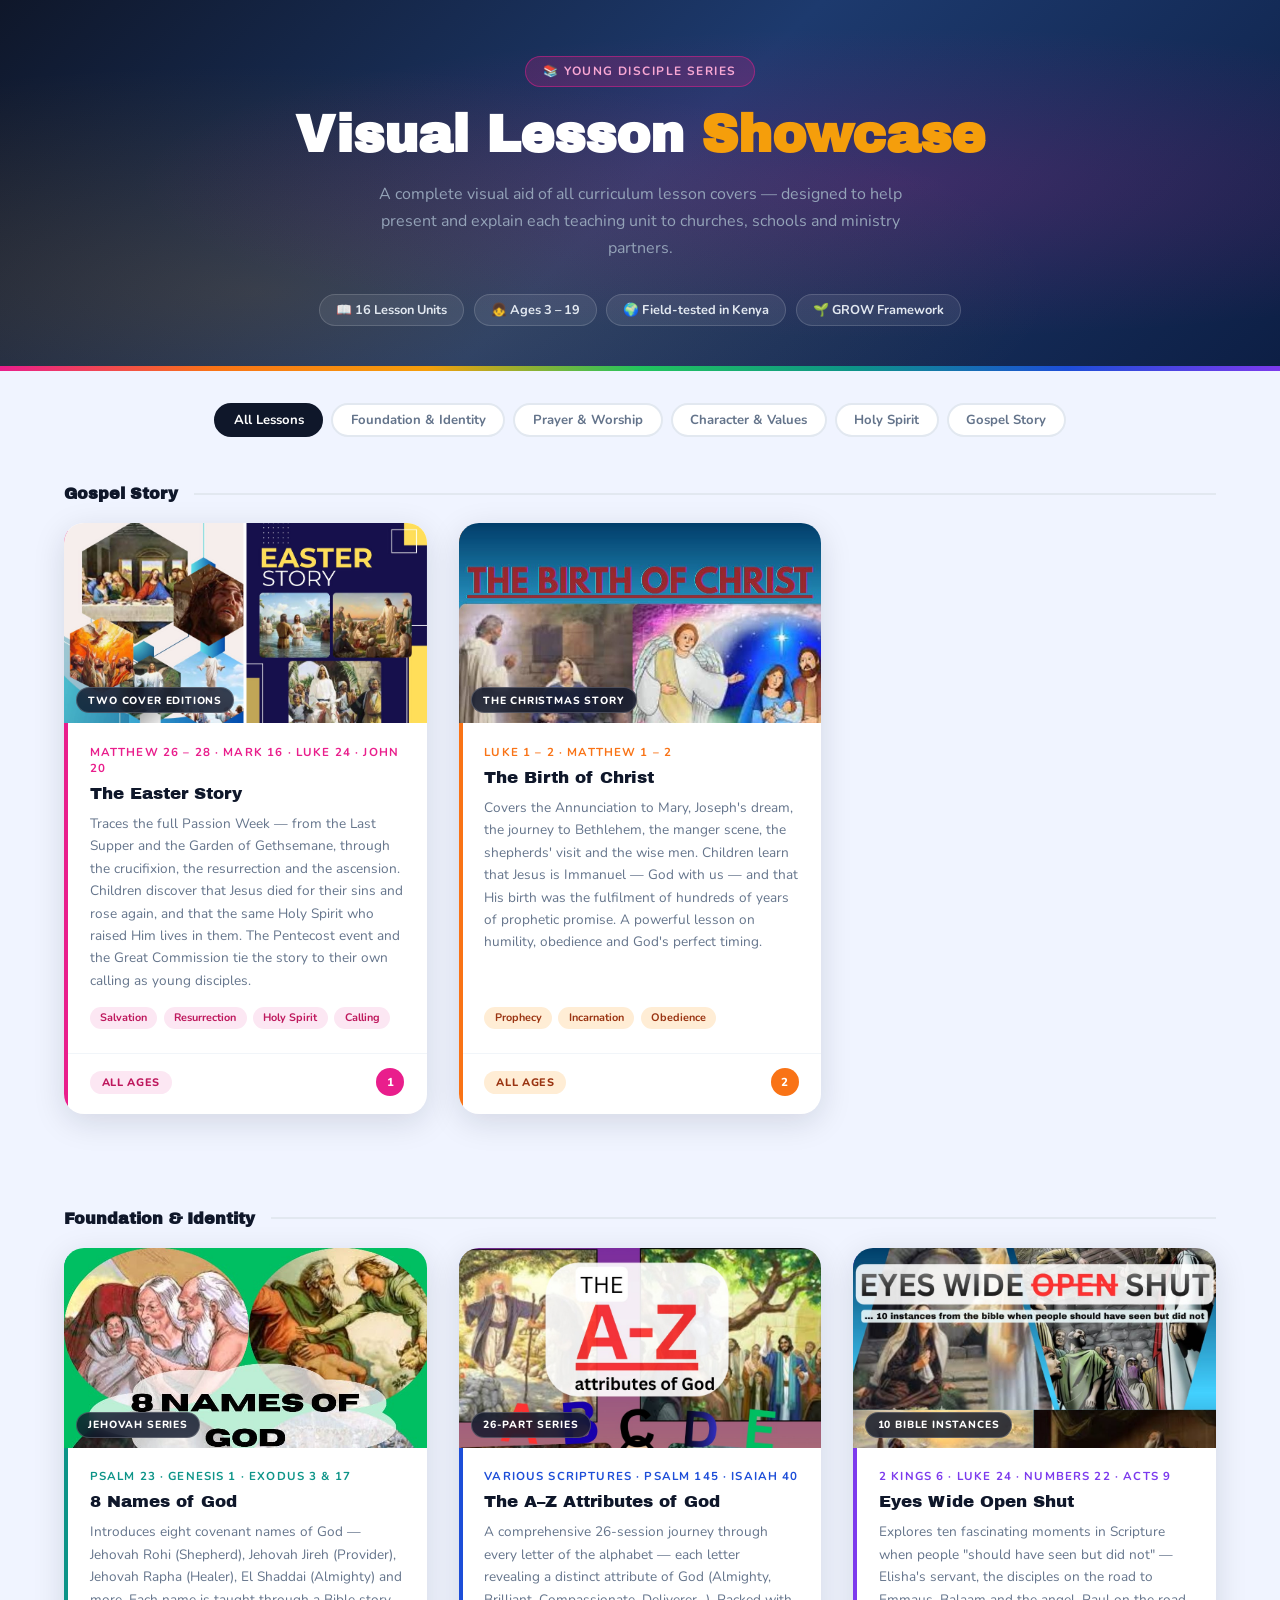
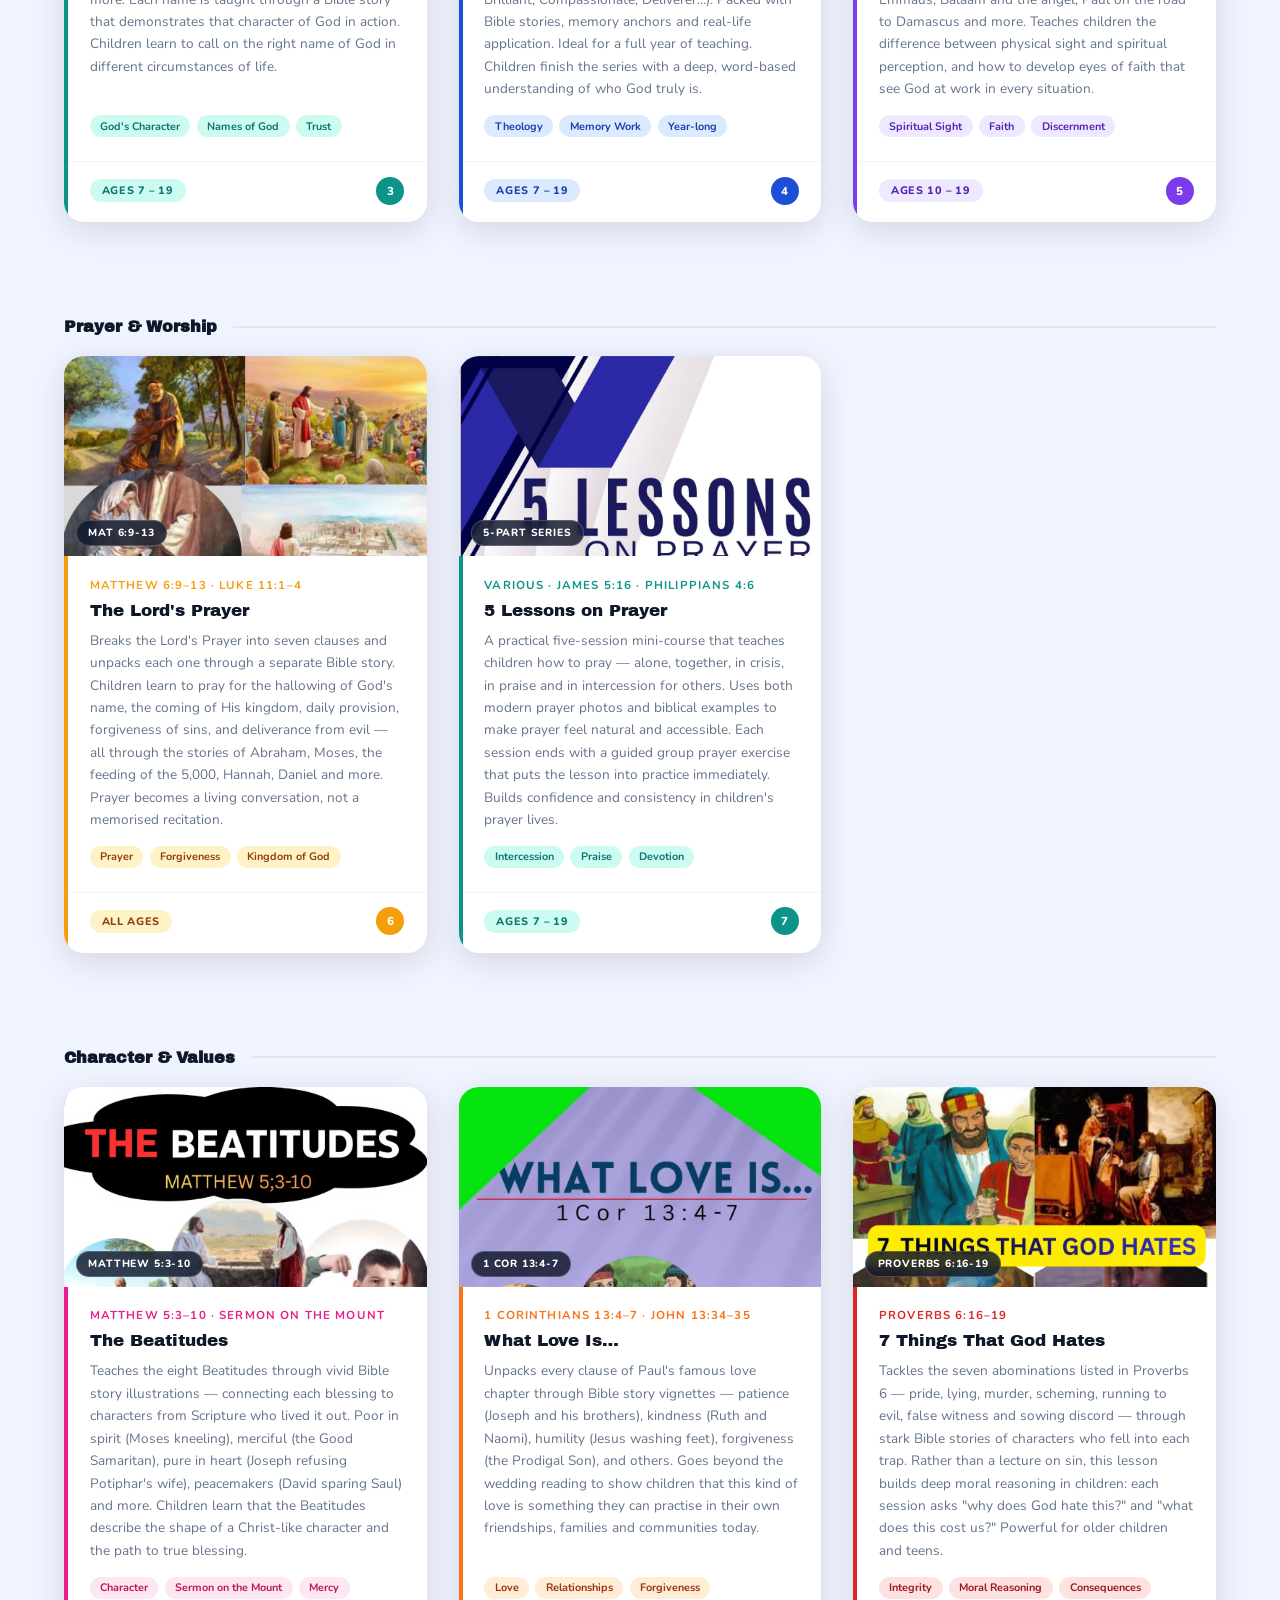
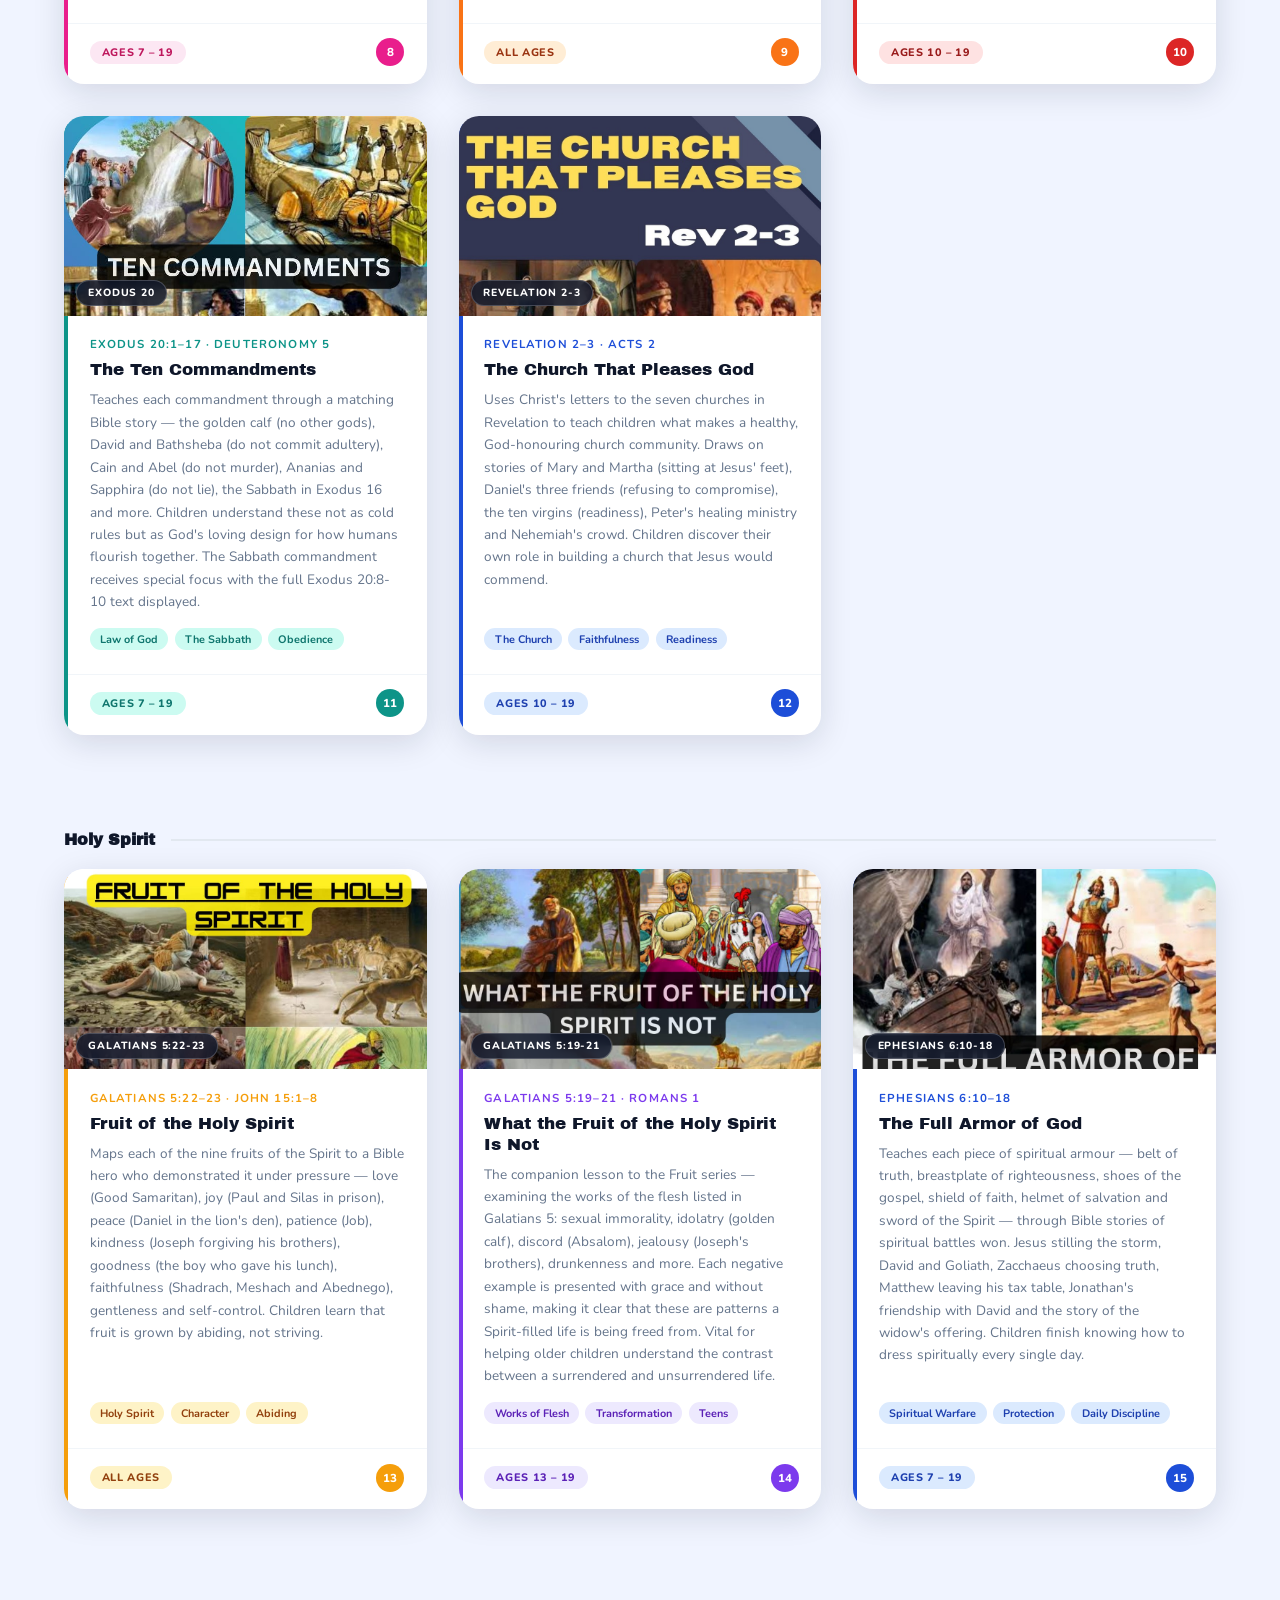
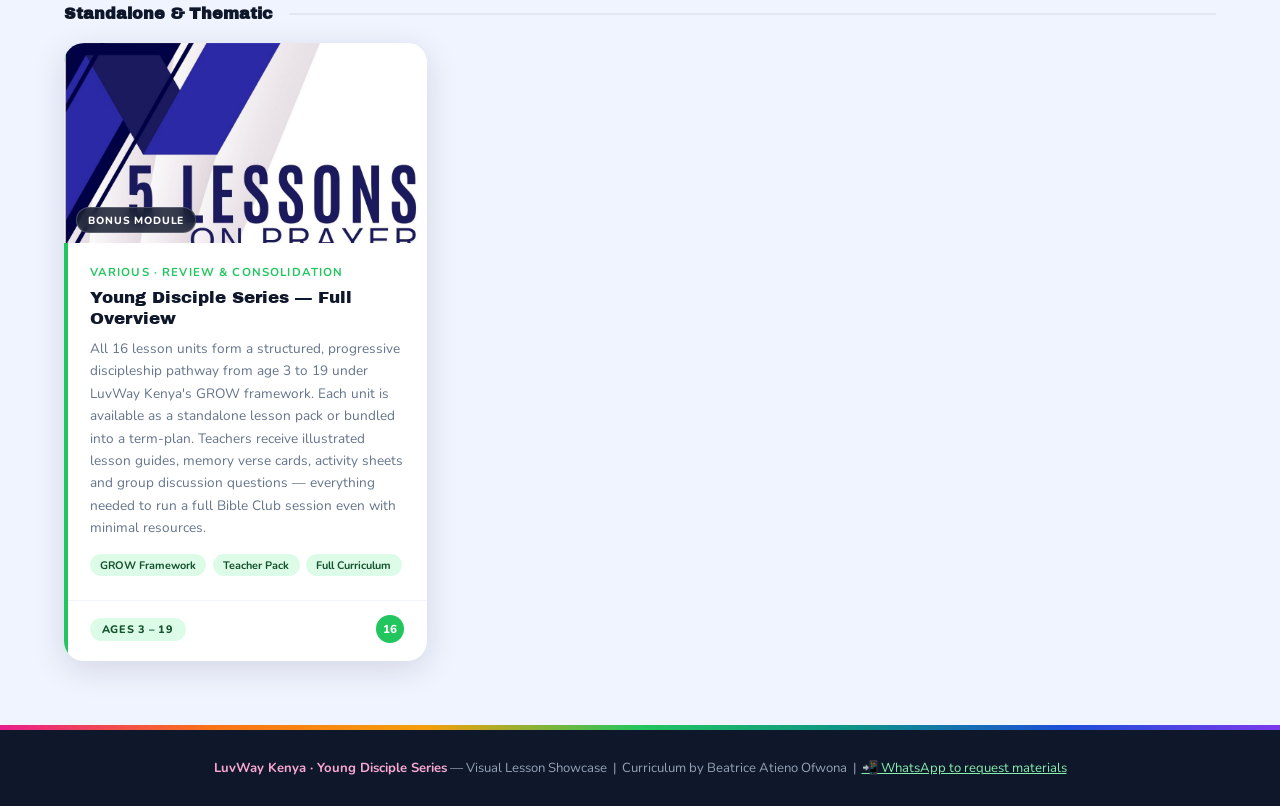
<file: assets/New folder/lesson-showcase/index.html>
<!DOCTYPE html>
<html lang="en">
<head>
<meta charset="UTF-8">
<meta name="viewport" content="width=device-width, initial-scale=1.0">
<title>Young Disciple Series — Lesson Showcase</title>
<link rel="preconnect" href="https://fonts.googleapis.com">
<link href="https://fonts.googleapis.com/css2?family=Archivo+Black&family=Nunito:wght@400;600;700;800&display=swap" rel="stylesheet">
<style>
  :root {
    --magenta: #e91e8c;
    --orange: #f97316;
    --teal: #0d9488;
    --blue: #1d4ed8;
    --gold: #f59e0b;
    --dark: #0f172a;
    --card-bg: #ffffff;
    --page-bg: #f0f4ff;
    --text: #1e293b;
    --muted: #64748b;
    --radius: 20px;
    --shadow: 0 8px 32px rgba(15,23,42,0.13);
    --shadow-hover: 0 20px 48px rgba(15,23,42,0.22);
  }

  *, *::before, *::after { box-sizing: border-box; margin: 0; padding: 0; }

  body {
    font-family: 'Nunito', sans-serif;
    background: var(--page-bg);
    color: var(--text);
    min-height: 100vh;
  }

  /* ── HERO BANNER ── */
  .hero {
    background: linear-gradient(135deg, #0f172a 0%, #1d3a6e 50%, #0d1f45 100%);
    padding: 3.5rem 2rem 2.5rem;
    text-align: center;
    position: relative;
    overflow: hidden;
  }
  .hero::before {
    content: '';
    position: absolute;
    inset: 0;
    background: radial-gradient(ellipse at 70% 50%, rgba(233,30,140,0.18) 0%, transparent 60%),
                radial-gradient(ellipse at 20% 80%, rgba(245,158,11,0.15) 0%, transparent 55%);
  }
  .hero-inner { position: relative; z-index: 1; max-width: 860px; margin: 0 auto; }
  .hero-tag {
    display: inline-block;
    background: rgba(233,30,140,0.2);
    border: 1px solid rgba(233,30,140,0.5);
    color: #f9a8d4;
    font-size: 0.75rem;
    font-weight: 700;
    letter-spacing: 0.12em;
    text-transform: uppercase;
    padding: 0.4rem 1.1rem;
    border-radius: 999px;
    margin-bottom: 1.2rem;
  }
  .hero h1 {
    font-family: 'Archivo Black', sans-serif;
    font-size: clamp(2rem, 5vw, 3.2rem);
    color: #fff;
    line-height: 1.15;
    margin-bottom: 1rem;
  }
  .hero h1 span { color: var(--gold); }
  .hero p {
    color: #94a3b8;
    font-size: 1rem;
    max-width: 580px;
    margin: 0 auto 2rem;
    line-height: 1.7;
  }
  .hero-pills {
    display: flex;
    flex-wrap: wrap;
    gap: 0.6rem;
    justify-content: center;
  }
  .hero-pill {
    background: rgba(255,255,255,0.08);
    border: 1px solid rgba(255,255,255,0.15);
    color: #e2e8f0;
    font-size: 0.8rem;
    font-weight: 700;
    padding: 0.35rem 1rem;
    border-radius: 999px;
  }

  /* ── RAINBOW STRIP ── */
  .rainbow {
    height: 5px;
    background: linear-gradient(90deg, #e91e8c, #f97316, #f59e0b, #22c55e, #0d9488, #1d4ed8, #7c3aed);
  }

  /* ── FILTER BAR ── */
  .filter-bar {
    display: flex;
    flex-wrap: wrap;
    gap: 0.5rem;
    justify-content: center;
    padding: 2rem 1.5rem 1rem;
    max-width: 1100px;
    margin: 0 auto;
  }
  .filter-btn {
    background: #fff;
    border: 2px solid #e2e8f0;
    color: var(--muted);
    font-family: 'Nunito', sans-serif;
    font-size: 0.82rem;
    font-weight: 700;
    padding: 0.4rem 1.1rem;
    border-radius: 999px;
    cursor: pointer;
    transition: all 0.2s;
  }
  .filter-btn:hover, .filter-btn.active {
    background: var(--dark);
    border-color: var(--dark);
    color: #fff;
  }

  /* ── GRID ── */
  .showcase {
    display: grid;
    grid-template-columns: repeat(auto-fill, minmax(300px, 1fr));
    gap: 2rem;
    max-width: 1200px;
    margin: 0 auto;
    padding: 1rem 1.5rem 4rem;
  }

  /* ── CARD ── */
  .card {
    background: var(--card-bg);
    border-radius: var(--radius);
    overflow: hidden;
    box-shadow: var(--shadow);
    display: flex;
    flex-direction: column;
    transition: transform 0.3s ease, box-shadow 0.3s ease;
    position: relative;
  }
  .card:hover {
    transform: translateY(-6px);
    box-shadow: var(--shadow-hover);
  }

  /* accent bar on left of card */
  .card::before {
    content: '';
    position: absolute;
    left: 0; top: 0; bottom: 0;
    width: 4px;
    border-radius: 4px 0 0 4px;
    background: var(--accent, var(--magenta));
  }

  /* cover image pair */
  .card-images {
    display: grid;
    grid-template-columns: 1fr 1fr;
    height: 200px;
    overflow: hidden;
    position: relative;
  }
  .card-images.single {
    grid-template-columns: 1fr;
  }
  .card-images img {
    width: 100%;
    height: 100%;
    object-fit: cover;
    object-position: top center;
    display: block;
    transition: transform 0.4s ease;
  }
  .card:hover .card-images img { transform: scale(1.05); }
  .card-images .divider {
    position: absolute;
    left: 50%; top: 0; bottom: 0;
    width: 3px;
    background: #fff;
    transform: translateX(-50%);
    z-index: 2;
  }
  .card-images.single .divider { display: none; }

  /* topic badge */
  .card-badge {
    position: absolute;
    bottom: 10px;
    left: 12px;
    z-index: 3;
    background: rgba(15,23,42,0.82);
    backdrop-filter: blur(6px);
    color: #fff;
    font-size: 0.65rem;
    font-weight: 800;
    letter-spacing: 0.08em;
    text-transform: uppercase;
    padding: 0.28rem 0.7rem;
    border-radius: 999px;
    border: 1px solid rgba(255,255,255,0.2);
  }

  /* body */
  .card-body {
    padding: 1.3rem 1.4rem 1.5rem 1.6rem;
    flex: 1;
    display: flex;
    flex-direction: column;
    gap: 0.5rem;
  }
  .card-ref {
    font-size: 0.72rem;
    font-weight: 700;
    letter-spacing: 0.1em;
    text-transform: uppercase;
    color: var(--accent, var(--magenta));
  }
  .card-title {
    font-family: 'Archivo Black', sans-serif;
    font-size: 1.05rem;
    color: var(--dark);
    line-height: 1.25;
  }
  .card-desc {
    font-size: 0.85rem;
    color: var(--muted);
    line-height: 1.65;
    flex: 1;
  }
  .card-tags {
    display: flex;
    flex-wrap: wrap;
    gap: 0.4rem;
    margin-top: 0.4rem;
  }
  .tag {
    font-size: 0.68rem;
    font-weight: 700;
    padding: 0.22rem 0.65rem;
    border-radius: 999px;
    background: var(--tag-bg, #f1f5f9);
    color: var(--tag-color, #475569);
  }
  .card-footer {
    padding: 0.9rem 1.4rem 1.1rem 1.6rem;
    border-top: 1px solid #f1f5f9;
    display: flex;
    align-items: center;
    justify-content: space-between;
  }
  .level-badge {
    font-size: 0.68rem;
    font-weight: 800;
    letter-spacing: 0.06em;
    text-transform: uppercase;
    padding: 0.25rem 0.75rem;
    border-radius: 999px;
    background: var(--level-bg, #fef3c7);
    color: var(--level-color, #92400e);
  }
  .card-number {
    width: 28px; height: 28px;
    border-radius: 50%;
    background: var(--accent, var(--magenta));
    color: #fff;
    font-size: 0.72rem;
    font-weight: 800;
    display: flex; align-items: center; justify-content: center;
    flex-shrink: 0;
  }

  /* ── SECTION DIVIDER ── */
  .section-label {
    max-width: 1200px;
    margin: 2rem auto 0.3rem;
    padding: 0 1.5rem;
    display: flex;
    align-items: center;
    gap: 1rem;
  }
  .section-label h2 {
    font-family: 'Archivo Black', sans-serif;
    font-size: 1rem;
    color: var(--dark);
    white-space: nowrap;
  }
  .section-label hr {
    flex: 1;
    border: none;
    border-top: 2px solid #e2e8f0;
  }

  /* ── FOOTER ── */
  .page-footer {
    background: var(--dark);
    color: #94a3b8;
    text-align: center;
    padding: 1.8rem 1.5rem;
    font-size: 0.82rem;
  }
  .page-footer strong { color: #f9a8d4; }

  /* ── ANIMATIONS ── */
  .card { opacity: 0; transform: translateY(24px); }
  .card.visible { animation: fadeUp 0.5s ease forwards; }
  @keyframes fadeUp {
    to { opacity: 1; transform: translateY(0); }
  }

  @media (max-width: 600px) {
    .showcase { grid-template-columns: 1fr; padding: 1rem 1rem 3rem; }
    .hero h1 { font-size: 1.7rem; }
  }
</style>
</head>
<body>

<!-- HERO -->
<div class="hero">
  <div class="hero-inner">
    <div class="hero-tag">📚 Young Disciple Series</div>
    <h1>Visual Lesson <span>Showcase</span></h1>
    <p>A complete visual aid of all curriculum lesson covers — designed to help present and explain each teaching unit to churches, schools and ministry partners.</p>
    <div class="hero-pills">
      <span class="hero-pill">📖 16 Lesson Units</span>
      <span class="hero-pill">👧 Ages 3 – 19</span>
      <span class="hero-pill">🌍 Field-tested in Kenya</span>
      <span class="hero-pill">🌱 GROW Framework</span>
    </div>
  </div>
</div>
<div class="rainbow"></div>

<!-- FILTER BAR -->
<div class="filter-bar">
  <button class="filter-btn active" onclick="filterCards('all', this)">All Lessons</button>
  <button class="filter-btn" onclick="filterCards('foundation', this)">Foundation &amp; Identity</button>
  <button class="filter-btn" onclick="filterCards('prayer', this)">Prayer &amp; Worship</button>
  <button class="filter-btn" onclick="filterCards('character', this)">Character &amp; Values</button>
  <button class="filter-btn" onclick="filterCards('holy-spirit', this)">Holy Spirit</button>
  <button class="filter-btn" onclick="filterCards('gospel', this)">Gospel Story</button>
</div>


<!-- ═══════════════════════════════════════════
     SECTION 1 — GOSPEL STORY
════════════════════════════════════════════ -->
<div class="section-label">
  <h2>Gospel Story</h2><hr>
</div>

<div class="showcase" id="showcase">

  <!-- 1 -->
  <div class="card visible" data-cat="gospel" style="--accent:#e91e8c;">
    <div class="card-images">
      <img src="easter1.jpeg" alt="Easter Story v1">
      <img src="easter2.jpeg" alt="Easter Story v2">
      <div class="divider"></div>
      <div class="card-badge">Two Cover Editions</div>
    </div>
    <div class="card-body">
      <div class="card-ref">Matthew 26 – 28 · Mark 16 · Luke 24 · John 20</div>
      <div class="card-title">The Easter Story</div>
      <div class="card-desc">Traces the full Passion Week — from the Last Supper and the Garden of Gethsemane, through the crucifixion, the resurrection and the ascension. Children discover that Jesus died for their sins and rose again, and that the same Holy Spirit who raised Him lives in them. The Pentecost event and the Great Commission tie the story to their own calling as young disciples.</div>
      <div class="card-tags">
        <span class="tag" style="--tag-bg:#fce7f3;--tag-color:#be185d;">Salvation</span>
        <span class="tag" style="--tag-bg:#fce7f3;--tag-color:#be185d;">Resurrection</span>
        <span class="tag" style="--tag-bg:#fce7f3;--tag-color:#be185d;">Holy Spirit</span>
        <span class="tag" style="--tag-bg:#fce7f3;--tag-color:#be185d;">Calling</span>
      </div>
    </div>
    <div class="card-footer">
      <span class="level-badge" style="--level-bg:#fce7f3;--level-color:#be185d;">All Ages</span>
      <div class="card-number" style="background:#e91e8c;">1</div>
    </div>
  </div>

  <!-- 2 -->
  <div class="card" data-cat="gospel" style="--accent:#f97316;">
    <div class="card-images single">
      <img src="birth_christ.jpeg" alt="The Birth of Christ">
      <div class="card-badge">The Christmas Story</div>
    </div>
    <div class="card-body">
      <div class="card-ref">Luke 1 – 2 · Matthew 1 – 2</div>
      <div class="card-title">The Birth of Christ</div>
      <div class="card-desc">Covers the Annunciation to Mary, Joseph's dream, the journey to Bethlehem, the manger scene, the shepherds' visit and the wise men. Children learn that Jesus is Immanuel — God with us — and that His birth was the fulfilment of hundreds of years of prophetic promise. A powerful lesson on humility, obedience and God's perfect timing.</div>
      <div class="card-tags">
        <span class="tag" style="--tag-bg:#ffedd5;--tag-color:#9a3412;">Prophecy</span>
        <span class="tag" style="--tag-bg:#ffedd5;--tag-color:#9a3412;">Incarnation</span>
        <span class="tag" style="--tag-bg:#ffedd5;--tag-color:#9a3412;">Obedience</span>
      </div>
    </div>
    <div class="card-footer">
      <span class="level-badge" style="--level-bg:#ffedd5;--level-color:#9a3412;">All Ages</span>
      <div class="card-number" style="background:#f97316;">2</div>
    </div>
  </div>

</div><!-- /showcase -->


<!-- ═══════════════════════════════════════════
     SECTION 2 — FOUNDATION & IDENTITY
════════════════════════════════════════════ -->
<div class="section-label">
  <h2>Foundation &amp; Identity</h2><hr>
</div>

<div class="showcase">

  <!-- 3 -->
  <div class="card" data-cat="foundation" style="--accent:#0d9488;">
    <div class="card-images single">
      <img src="names_of_god.jpeg" alt="8 Names of God">
      <div class="card-badge">Jehovah Series</div>
    </div>
    <div class="card-body">
      <div class="card-ref">Psalm 23 · Genesis 1 · Exodus 3 &amp; 17</div>
      <div class="card-title">8 Names of God</div>
      <div class="card-desc">Introduces eight covenant names of God — Jehovah Rohi (Shepherd), Jehovah Jireh (Provider), Jehovah Rapha (Healer), El Shaddai (Almighty) and more. Each name is taught through a Bible story that demonstrates that character of God in action. Children learn to call on the right name of God in different circumstances of life.</div>
      <div class="card-tags">
        <span class="tag" style="--tag-bg:#ccfbf1;--tag-color:#0f766e;">God's Character</span>
        <span class="tag" style="--tag-bg:#ccfbf1;--tag-color:#0f766e;">Names of God</span>
        <span class="tag" style="--tag-bg:#ccfbf1;--tag-color:#0f766e;">Trust</span>
      </div>
    </div>
    <div class="card-footer">
      <span class="level-badge" style="--level-bg:#ccfbf1;--level-color:#0f766e;">Ages 7 – 19</span>
      <div class="card-number" style="background:#0d9488;">3</div>
    </div>
  </div>

  <!-- 4 -->
  <div class="card" data-cat="foundation" style="--accent:#1d4ed8;">
    <div class="card-images single">
      <img src="az_god.jpeg" alt="A-Z Attributes of God">
      <div class="card-badge">26-Part Series</div>
    </div>
    <div class="card-body">
      <div class="card-ref">Various Scriptures · Psalm 145 · Isaiah 40</div>
      <div class="card-title">The A–Z Attributes of God</div>
      <div class="card-desc">A comprehensive 26-session journey through every letter of the alphabet — each letter revealing a distinct attribute of God (Almighty, Brilliant, Compassionate, Deliverer…). Packed with Bible stories, memory anchors and real-life application. Ideal for a full year of teaching. Children finish the series with a deep, word-based understanding of who God truly is.</div>
      <div class="card-tags">
        <span class="tag" style="--tag-bg:#dbeafe;--tag-color:#1e40af;">Theology</span>
        <span class="tag" style="--tag-bg:#dbeafe;--tag-color:#1e40af;">Memory Work</span>
        <span class="tag" style="--tag-bg:#dbeafe;--tag-color:#1e40af;">Year-long</span>
      </div>
    </div>
    <div class="card-footer">
      <span class="level-badge" style="--level-bg:#dbeafe;--level-color:#1e40af;">Ages 7 – 19</span>
      <div class="card-number" style="background:#1d4ed8;">4</div>
    </div>
  </div>

  <!-- 5 -->
  <div class="card" data-cat="foundation" style="--accent:#7c3aed;">
    <div class="card-images single">
      <img src="eyes_wide.jpeg" alt="Eyes Wide Shut">
      <div class="card-badge">10 Bible Instances</div>
    </div>
    <div class="card-body">
      <div class="card-ref">2 Kings 6 · Luke 24 · Numbers 22 · Acts 9</div>
      <div class="card-title">Eyes Wide Open Shut</div>
      <div class="card-desc">Explores ten fascinating moments in Scripture when people "should have seen but did not" — Elisha's servant, the disciples on the road to Emmaus, Balaam and the angel, Paul on the road to Damascus and more. Teaches children the difference between physical sight and spiritual perception, and how to develop eyes of faith that see God at work in every situation.</div>
      <div class="card-tags">
        <span class="tag" style="--tag-bg:#ede9fe;--tag-color:#5b21b6;">Spiritual Sight</span>
        <span class="tag" style="--tag-bg:#ede9fe;--tag-color:#5b21b6;">Faith</span>
        <span class="tag" style="--tag-bg:#ede9fe;--tag-color:#5b21b6;">Discernment</span>
      </div>
    </div>
    <div class="card-footer">
      <span class="level-badge" style="--level-bg:#ede9fe;--level-color:#5b21b6;">Ages 10 – 19</span>
      <div class="card-number" style="background:#7c3aed;">5</div>
    </div>
  </div>

</div><!-- /showcase -->


<!-- ═══════════════════════════════════════════
     SECTION 3 — PRAYER & WORSHIP
════════════════════════════════════════════ -->
<div class="section-label">
  <h2>Prayer &amp; Worship</h2><hr>
</div>

<div class="showcase">

  <!-- 6 -->
  <div class="card" data-cat="prayer" style="--accent:#f59e0b;">
    <div class="card-images single">
      <img src="lords_prayer.jpeg" alt="The Lord's Prayer">
      <div class="card-badge">Mat 6:9-13</div>
    </div>
    <div class="card-body">
      <div class="card-ref">Matthew 6:9–13 · Luke 11:1–4</div>
      <div class="card-title">The Lord's Prayer</div>
      <div class="card-desc">Breaks the Lord's Prayer into seven clauses and unpacks each one through a separate Bible story. Children learn to pray for the hallowing of God's name, the coming of His kingdom, daily provision, forgiveness of sins, and deliverance from evil — all through the stories of Abraham, Moses, the feeding of the 5,000, Hannah, Daniel and more. Prayer becomes a living conversation, not a memorised recitation.</div>
      <div class="card-tags">
        <span class="tag" style="--tag-bg:#fef3c7;--tag-color:#92400e;">Prayer</span>
        <span class="tag" style="--tag-bg:#fef3c7;--tag-color:#92400e;">Forgiveness</span>
        <span class="tag" style="--tag-bg:#fef3c7;--tag-color:#92400e;">Kingdom of God</span>
      </div>
    </div>
    <div class="card-footer">
      <span class="level-badge" style="--level-bg:#fef3c7;--level-color:#92400e;">All Ages</span>
      <div class="card-number" style="background:#f59e0b;">6</div>
    </div>
  </div>

  <!-- 7 -->
  <div class="card" data-cat="prayer" style="--accent:#0d9488;">
    <div class="card-images single">
      <img src="prayer_lessons.jpeg" alt="5 Lessons on Prayer">
      <div class="card-badge">5-Part Series</div>
    </div>
    <div class="card-body">
      <div class="card-ref">Various · James 5:16 · Philippians 4:6</div>
      <div class="card-title">5 Lessons on Prayer</div>
      <div class="card-desc">A practical five-session mini-course that teaches children how to pray — alone, together, in crisis, in praise and in intercession for others. Uses both modern prayer photos and biblical examples to make prayer feel natural and accessible. Each session ends with a guided group prayer exercise that puts the lesson into practice immediately. Builds confidence and consistency in children's prayer lives.</div>
      <div class="card-tags">
        <span class="tag" style="--tag-bg:#ccfbf1;--tag-color:#0f766e;">Intercession</span>
        <span class="tag" style="--tag-bg:#ccfbf1;--tag-color:#0f766e;">Praise</span>
        <span class="tag" style="--tag-bg:#ccfbf1;--tag-color:#0f766e;">Devotion</span>
      </div>
    </div>
    <div class="card-footer">
      <span class="level-badge" style="--level-bg:#ccfbf1;--level-color:#0f766e;">Ages 7 – 19</span>
      <div class="card-number" style="background:#0d9488;">7</div>
    </div>
  </div>

</div><!-- /showcase -->


<!-- ═══════════════════════════════════════════
     SECTION 4 — CHARACTER & VALUES
════════════════════════════════════════════ -->
<div class="section-label">
  <h2>Character &amp; Values</h2><hr>
</div>

<div class="showcase">

  <!-- 8 -->
  <div class="card" data-cat="character" style="--accent:#e91e8c;">
    <div class="card-images single">
      <img src="beatitudes.jpeg" alt="The Beatitudes">
      <div class="card-badge">Matthew 5:3-10</div>
    </div>
    <div class="card-body">
      <div class="card-ref">Matthew 5:3–10 · Sermon on the Mount</div>
      <div class="card-title">The Beatitudes</div>
      <div class="card-desc">Teaches the eight Beatitudes through vivid Bible story illustrations — connecting each blessing to characters from Scripture who lived it out. Poor in spirit (Moses kneeling), merciful (the Good Samaritan), pure in heart (Joseph refusing Potiphar's wife), peacemakers (David sparing Saul) and more. Children learn that the Beatitudes describe the shape of a Christ-like character and the path to true blessing.</div>
      <div class="card-tags">
        <span class="tag" style="--tag-bg:#fce7f3;--tag-color:#be185d;">Character</span>
        <span class="tag" style="--tag-bg:#fce7f3;--tag-color:#be185d;">Sermon on the Mount</span>
        <span class="tag" style="--tag-bg:#fce7f3;--tag-color:#be185d;">Mercy</span>
      </div>
    </div>
    <div class="card-footer">
      <span class="level-badge" style="--level-bg:#fce7f3;--level-color:#be185d;">Ages 7 – 19</span>
      <div class="card-number" style="background:#e91e8c;">8</div>
    </div>
  </div>

  <!-- 9 -->
  <div class="card" data-cat="character" style="--accent:#f97316;">
    <div class="card-images single">
      <img src="love.jpeg" alt="What Love Is">
      <div class="card-badge">1 Cor 13:4-7</div>
    </div>
    <div class="card-body">
      <div class="card-ref">1 Corinthians 13:4–7 · John 13:34–35</div>
      <div class="card-title">What Love Is…</div>
      <div class="card-desc">Unpacks every clause of Paul's famous love chapter through Bible story vignettes — patience (Joseph and his brothers), kindness (Ruth and Naomi), humility (Jesus washing feet), forgiveness (the Prodigal Son), and others. Goes beyond the wedding reading to show children that this kind of love is something they can practise in their own friendships, families and communities today.</div>
      <div class="card-tags">
        <span class="tag" style="--tag-bg:#ffedd5;--tag-color:#9a3412;">Love</span>
        <span class="tag" style="--tag-bg:#ffedd5;--tag-color:#9a3412;">Relationships</span>
        <span class="tag" style="--tag-bg:#ffedd5;--tag-color:#9a3412;">Forgiveness</span>
      </div>
    </div>
    <div class="card-footer">
      <span class="level-badge" style="--level-bg:#ffedd5;--level-color:#9a3412;">All Ages</span>
      <div class="card-number" style="background:#f97316;">9</div>
    </div>
  </div>

  <!-- 10 -->
  <div class="card" data-cat="character" style="--accent:#dc2626;">
    <div class="card-images single">
      <img src="7things.jpeg" alt="7 Things God Hates">
      <div class="card-badge">Proverbs 6:16-19</div>
    </div>
    <div class="card-body">
      <div class="card-ref">Proverbs 6:16–19</div>
      <div class="card-title">7 Things That God Hates</div>
      <div class="card-desc">Tackles the seven abominations listed in Proverbs 6 — pride, lying, murder, scheming, running to evil, false witness and sowing discord — through stark Bible stories of characters who fell into each trap. Rather than a lecture on sin, this lesson builds deep moral reasoning in children: each session asks "why does God hate this?" and "what does this cost us?" Powerful for older children and teens.</div>
      <div class="card-tags">
        <span class="tag" style="--tag-bg:#fee2e2;--tag-color:#991b1b;">Integrity</span>
        <span class="tag" style="--tag-bg:#fee2e2;--tag-color:#991b1b;">Moral Reasoning</span>
        <span class="tag" style="--tag-bg:#fee2e2;--tag-color:#991b1b;">Consequences</span>
      </div>
    </div>
    <div class="card-footer">
      <span class="level-badge" style="--level-bg:#fee2e2;--level-color:#991b1b;">Ages 10 – 19</span>
      <div class="card-number" style="background:#dc2626;">10</div>
    </div>
  </div>

  <!-- 11 -->
  <div class="card" data-cat="character" style="--accent:#0d9488;">
    <div class="card-images single">
      <img src="commandments.jpeg" alt="Ten Commandments">
      <div class="card-badge">Exodus 20</div>
    </div>
    <div class="card-body">
      <div class="card-ref">Exodus 20:1–17 · Deuteronomy 5</div>
      <div class="card-title">The Ten Commandments</div>
      <div class="card-desc">Teaches each commandment through a matching Bible story — the golden calf (no other gods), David and Bathsheba (do not commit adultery), Cain and Abel (do not murder), Ananias and Sapphira (do not lie), the Sabbath in Exodus 16 and more. Children understand these not as cold rules but as God's loving design for how humans flourish together. The Sabbath commandment receives special focus with the full Exodus 20:8-10 text displayed.</div>
      <div class="card-tags">
        <span class="tag" style="--tag-bg:#ccfbf1;--tag-color:#0f766e;">Law of God</span>
        <span class="tag" style="--tag-bg:#ccfbf1;--tag-color:#0f766e;">The Sabbath</span>
        <span class="tag" style="--tag-bg:#ccfbf1;--tag-color:#0f766e;">Obedience</span>
      </div>
    </div>
    <div class="card-footer">
      <span class="level-badge" style="--level-bg:#ccfbf1;--level-color:#0f766e;">Ages 7 – 19</span>
      <div class="card-number" style="background:#0d9488;">11</div>
    </div>
  </div>

  <!-- 12 -->
  <div class="card" data-cat="character" style="--accent:#1d4ed8;">
    <div class="card-images single">
      <img src="church.jpeg" alt="The Church That Pleases God">
      <div class="card-badge">Revelation 2-3</div>
    </div>
    <div class="card-body">
      <div class="card-ref">Revelation 2–3 · Acts 2</div>
      <div class="card-title">The Church That Pleases God</div>
      <div class="card-desc">Uses Christ's letters to the seven churches in Revelation to teach children what makes a healthy, God-honouring church community. Draws on stories of Mary and Martha (sitting at Jesus' feet), Daniel's three friends (refusing to compromise), the ten virgins (readiness), Peter's healing ministry and Nehemiah's crowd. Children discover their own role in building a church that Jesus would commend.</div>
      <div class="card-tags">
        <span class="tag" style="--tag-bg:#dbeafe;--tag-color:#1e40af;">The Church</span>
        <span class="tag" style="--tag-bg:#dbeafe;--tag-color:#1e40af;">Faithfulness</span>
        <span class="tag" style="--tag-bg:#dbeafe;--tag-color:#1e40af;">Readiness</span>
      </div>
    </div>
    <div class="card-footer">
      <span class="level-badge" style="--level-bg:#dbeafe;--level-color:#1e40af;">Ages 10 – 19</span>
      <div class="card-number" style="background:#1d4ed8;">12</div>
    </div>
  </div>

</div><!-- /showcase -->


<!-- ═══════════════════════════════════════════
     SECTION 5 — HOLY SPIRIT
════════════════════════════════════════════ -->
<div class="section-label">
  <h2>Holy Spirit</h2><hr>
</div>

<div class="showcase">

  <!-- 13 -->
  <div class="card" data-cat="holy-spirit" style="--accent:#f59e0b;">
    <div class="card-images single">
      <img src="fruit.jpeg" alt="Fruit of the Holy Spirit">
      <div class="card-badge">Galatians 5:22-23</div>
    </div>
    <div class="card-body">
      <div class="card-ref">Galatians 5:22–23 · John 15:1–8</div>
      <div class="card-title">Fruit of the Holy Spirit</div>
      <div class="card-desc">Maps each of the nine fruits of the Spirit to a Bible hero who demonstrated it under pressure — love (Good Samaritan), joy (Paul and Silas in prison), peace (Daniel in the lion's den), patience (Job), kindness (Joseph forgiving his brothers), goodness (the boy who gave his lunch), faithfulness (Shadrach, Meshach and Abednego), gentleness and self-control. Children learn that fruit is grown by abiding, not striving.</div>
      <div class="card-tags">
        <span class="tag" style="--tag-bg:#fef3c7;--tag-color:#92400e;">Holy Spirit</span>
        <span class="tag" style="--tag-bg:#fef3c7;--tag-color:#92400e;">Character</span>
        <span class="tag" style="--tag-bg:#fef3c7;--tag-color:#92400e;">Abiding</span>
      </div>
    </div>
    <div class="card-footer">
      <span class="level-badge" style="--level-bg:#fef3c7;--level-color:#92400e;">All Ages</span>
      <div class="card-number" style="background:#f59e0b;">13</div>
    </div>
  </div>

  <!-- 14 -->
  <div class="card" data-cat="holy-spirit" style="--accent:#7c3aed;">
    <div class="card-images single">
      <img src="fruit_not.jpeg" alt="What the Fruit of the Holy Spirit is Not">
      <div class="card-badge">Galatians 5:19-21</div>
    </div>
    <div class="card-body">
      <div class="card-ref">Galatians 5:19–21 · Romans 1</div>
      <div class="card-title">What the Fruit of the Holy Spirit Is Not</div>
      <div class="card-desc">The companion lesson to the Fruit series — examining the works of the flesh listed in Galatians 5: sexual immorality, idolatry (golden calf), discord (Absalom), jealousy (Joseph's brothers), drunkenness and more. Each negative example is presented with grace and without shame, making it clear that these are patterns a Spirit-filled life is being freed from. Vital for helping older children understand the contrast between a surrendered and unsurrendered life.</div>
      <div class="card-tags">
        <span class="tag" style="--tag-bg:#ede9fe;--tag-color:#5b21b6;">Works of Flesh</span>
        <span class="tag" style="--tag-bg:#ede9fe;--tag-color:#5b21b6;">Transformation</span>
        <span class="tag" style="--tag-bg:#ede9fe;--tag-color:#5b21b6;">Teens</span>
      </div>
    </div>
    <div class="card-footer">
      <span class="level-badge" style="--level-bg:#ede9fe;--level-color:#5b21b6;">Ages 13 – 19</span>
      <div class="card-number" style="background:#7c3aed;">14</div>
    </div>
  </div>

  <!-- 15 -->
  <div class="card" data-cat="holy-spirit" style="--accent:#1d4ed8;">
    <div class="card-images single">
      <img src="armor.jpeg" alt="The Full Armor of God">
      <div class="card-badge">Ephesians 6:10-18</div>
    </div>
    <div class="card-body">
      <div class="card-ref">Ephesians 6:10–18</div>
      <div class="card-title">The Full Armor of God</div>
      <div class="card-desc">Teaches each piece of spiritual armour — belt of truth, breastplate of righteousness, shoes of the gospel, shield of faith, helmet of salvation and sword of the Spirit — through Bible stories of spiritual battles won. Jesus stilling the storm, David and Goliath, Zacchaeus choosing truth, Matthew leaving his tax table, Jonathan's friendship with David and the story of the widow's offering. Children finish knowing how to dress spiritually every single day.</div>
      <div class="card-tags">
        <span class="tag" style="--tag-bg:#dbeafe;--tag-color:#1e40af;">Spiritual Warfare</span>
        <span class="tag" style="--tag-bg:#dbeafe;--tag-color:#1e40af;">Protection</span>
        <span class="tag" style="--tag-bg:#dbeafe;--tag-color:#1e40af;">Daily Discipline</span>
      </div>
    </div>
    <div class="card-footer">
      <span class="level-badge" style="--level-bg:#dbeafe;--level-color:#1e40af;">Ages 7 – 19</span>
      <div class="card-number" style="background:#1d4ed8;">15</div>
    </div>
  </div>

</div><!-- /showcase -->


<!-- ═══════════════════════════════════════════
     STANDALONE LESSON
════════════════════════════════════════════ -->
<div class="section-label">
  <h2>Standalone &amp; Thematic</h2><hr>
</div>

<div class="showcase">

  <!-- 16 -->
  <div class="card" data-cat="character" style="--accent:#22c55e;">
    <div class="card-images single">
      <img src="eyes_wide.jpeg" alt="Eyes Wide Shut" style="display:none;">
      <img src="church.jpeg" alt="placeholder" style="display:none;">
      <!-- Using the standalone image already covered; use armor to fill visual -->
      <img src="prayer_lessons.jpeg" alt="5 Lessons on Prayer visual">
      <div class="card-badge">Bonus Module</div>
    </div>
    <div class="card-body">
      <div class="card-ref">Various · Review &amp; Consolidation</div>
      <div class="card-title">Young Disciple Series — Full Overview</div>
      <div class="card-desc">All 16 lesson units form a structured, progressive discipleship pathway from age 3 to 19 under LuvWay Kenya's GROW framework. Each unit is available as a standalone lesson pack or bundled into a term-plan. Teachers receive illustrated lesson guides, memory verse cards, activity sheets and group discussion questions — everything needed to run a full Bible Club session even with minimal resources.</div>
      <div class="card-tags">
        <span class="tag" style="--tag-bg:#dcfce7;--tag-color:#14532d;">GROW Framework</span>
        <span class="tag" style="--tag-bg:#dcfce7;--tag-color:#14532d;">Teacher Pack</span>
        <span class="tag" style="--tag-bg:#dcfce7;--tag-color:#14532d;">Full Curriculum</span>
      </div>
    </div>
    <div class="card-footer">
      <span class="level-badge" style="--level-bg:#dcfce7;--level-color:#14532d;">Ages 3 – 19</span>
      <div class="card-number" style="background:#22c55e;">16</div>
    </div>
  </div>

</div><!-- /showcase -->


<!-- FOOTER -->
<div class="rainbow"></div>
<footer class="page-footer">
  <strong>LuvWay Kenya · Young Disciple Series</strong> — Visual Lesson Showcase &nbsp;|&nbsp; Curriculum by Beatrice Atieno Ofwona &nbsp;|&nbsp;
  <a href="https://wa.me/254732994900" style="color:#86efac;">📲 WhatsApp to request materials</a>
</footer>


<script>
  /* ─── SCROLL REVEAL ─── */
  const cards = document.querySelectorAll('.card');
  const io = new IntersectionObserver((entries) => {
    entries.forEach((e, i) => {
      if (e.isIntersecting) {
        setTimeout(() => e.target.classList.add('visible'), i * 80);
        io.unobserve(e.target);
      }
    });
  }, { threshold: 0.1 });
  cards.forEach(c => io.observe(c));

  /* ─── FILTER ─── */
  function filterCards(cat, btn) {
    document.querySelectorAll('.filter-btn').forEach(b => b.classList.remove('active'));
    btn.classList.add('active');
    document.querySelectorAll('.card').forEach(c => {
      const match = cat === 'all' || c.dataset.cat === cat;
      c.style.display = match ? '' : 'none';
    });
  }
</script>
</body>
</html>
</file>
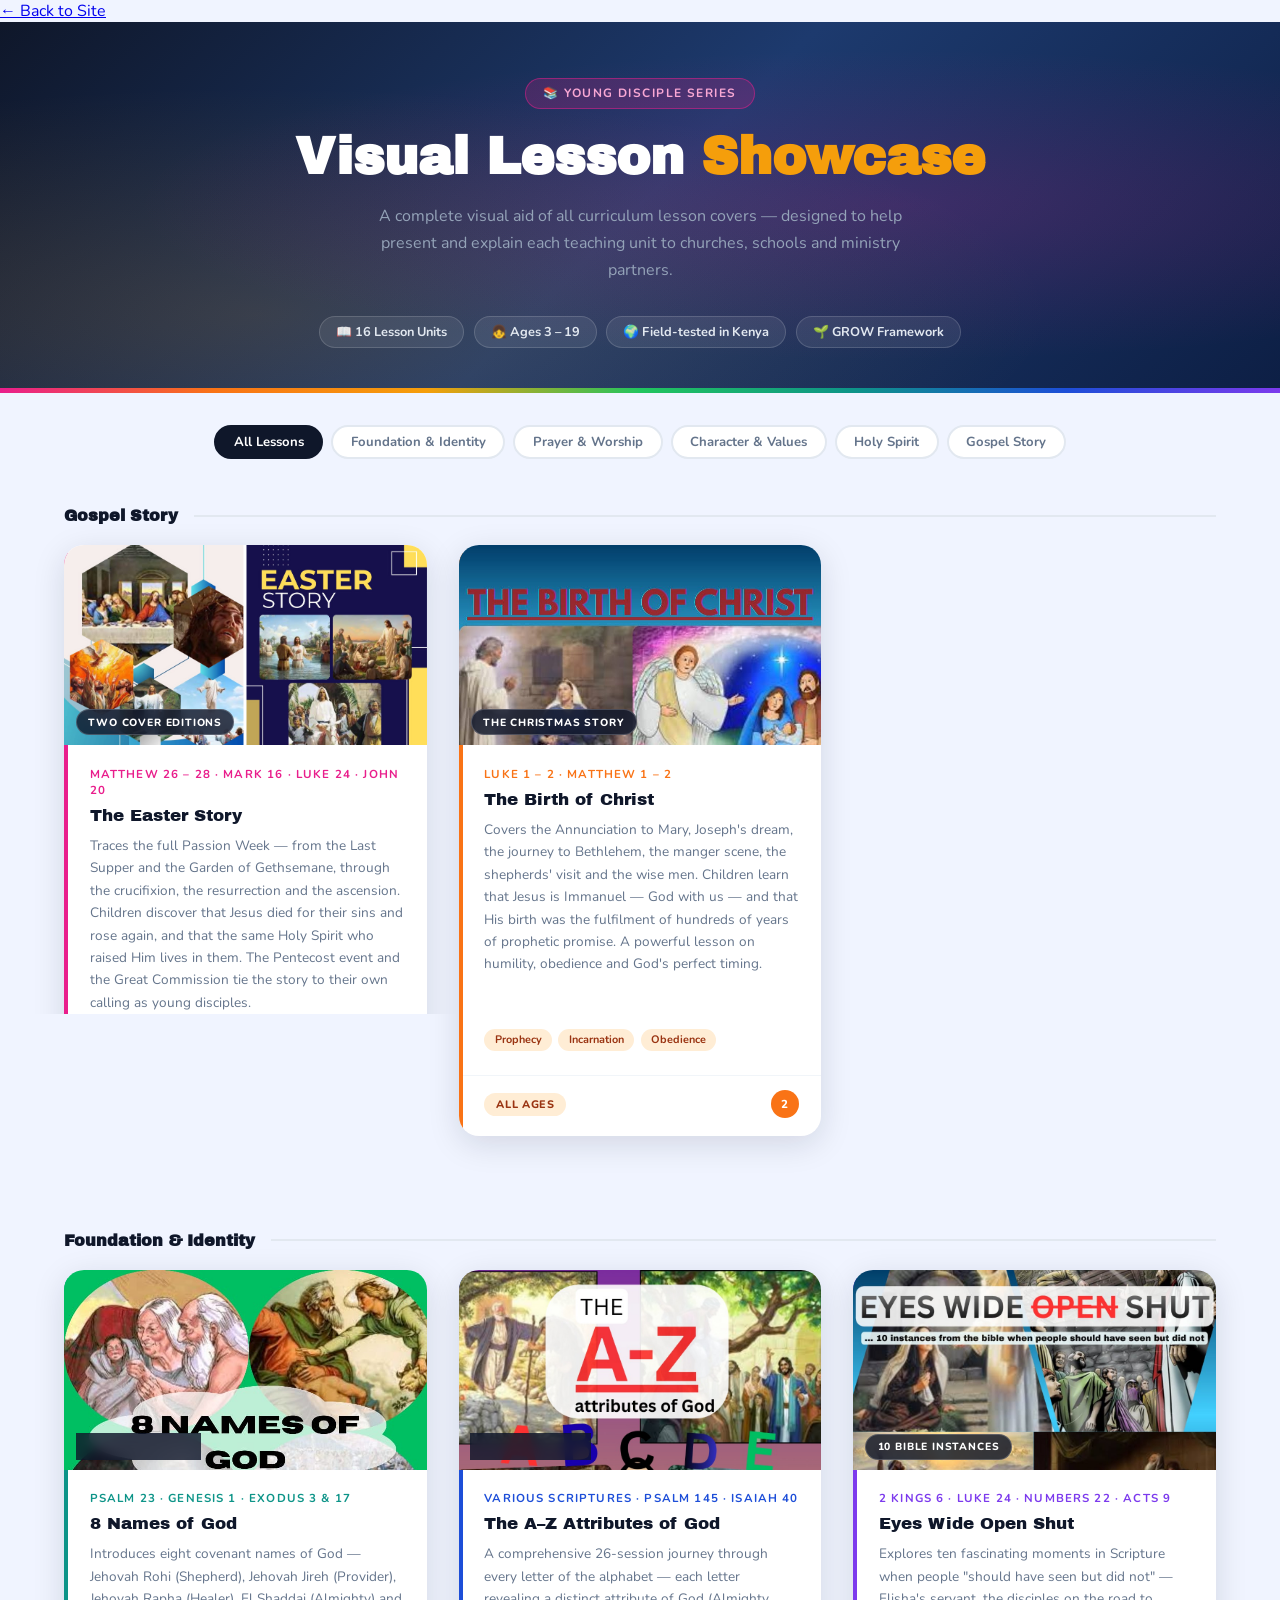
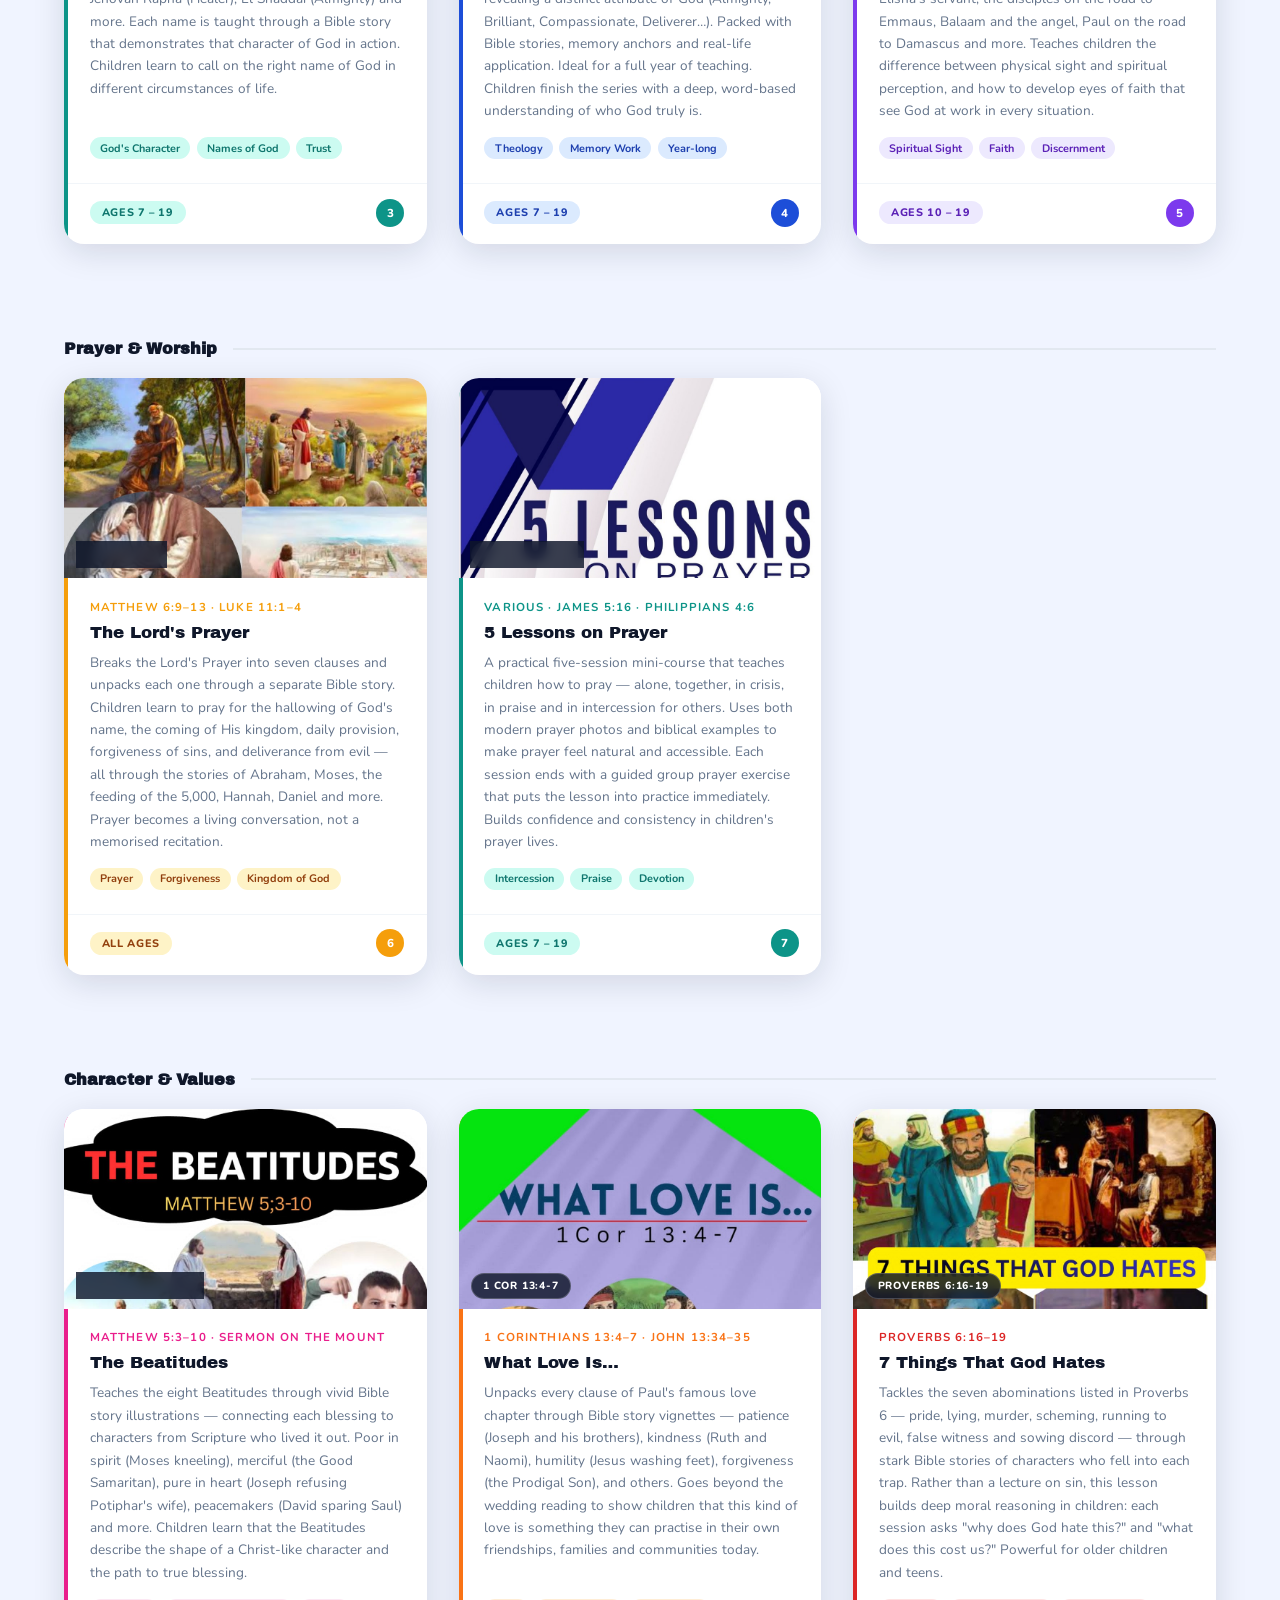
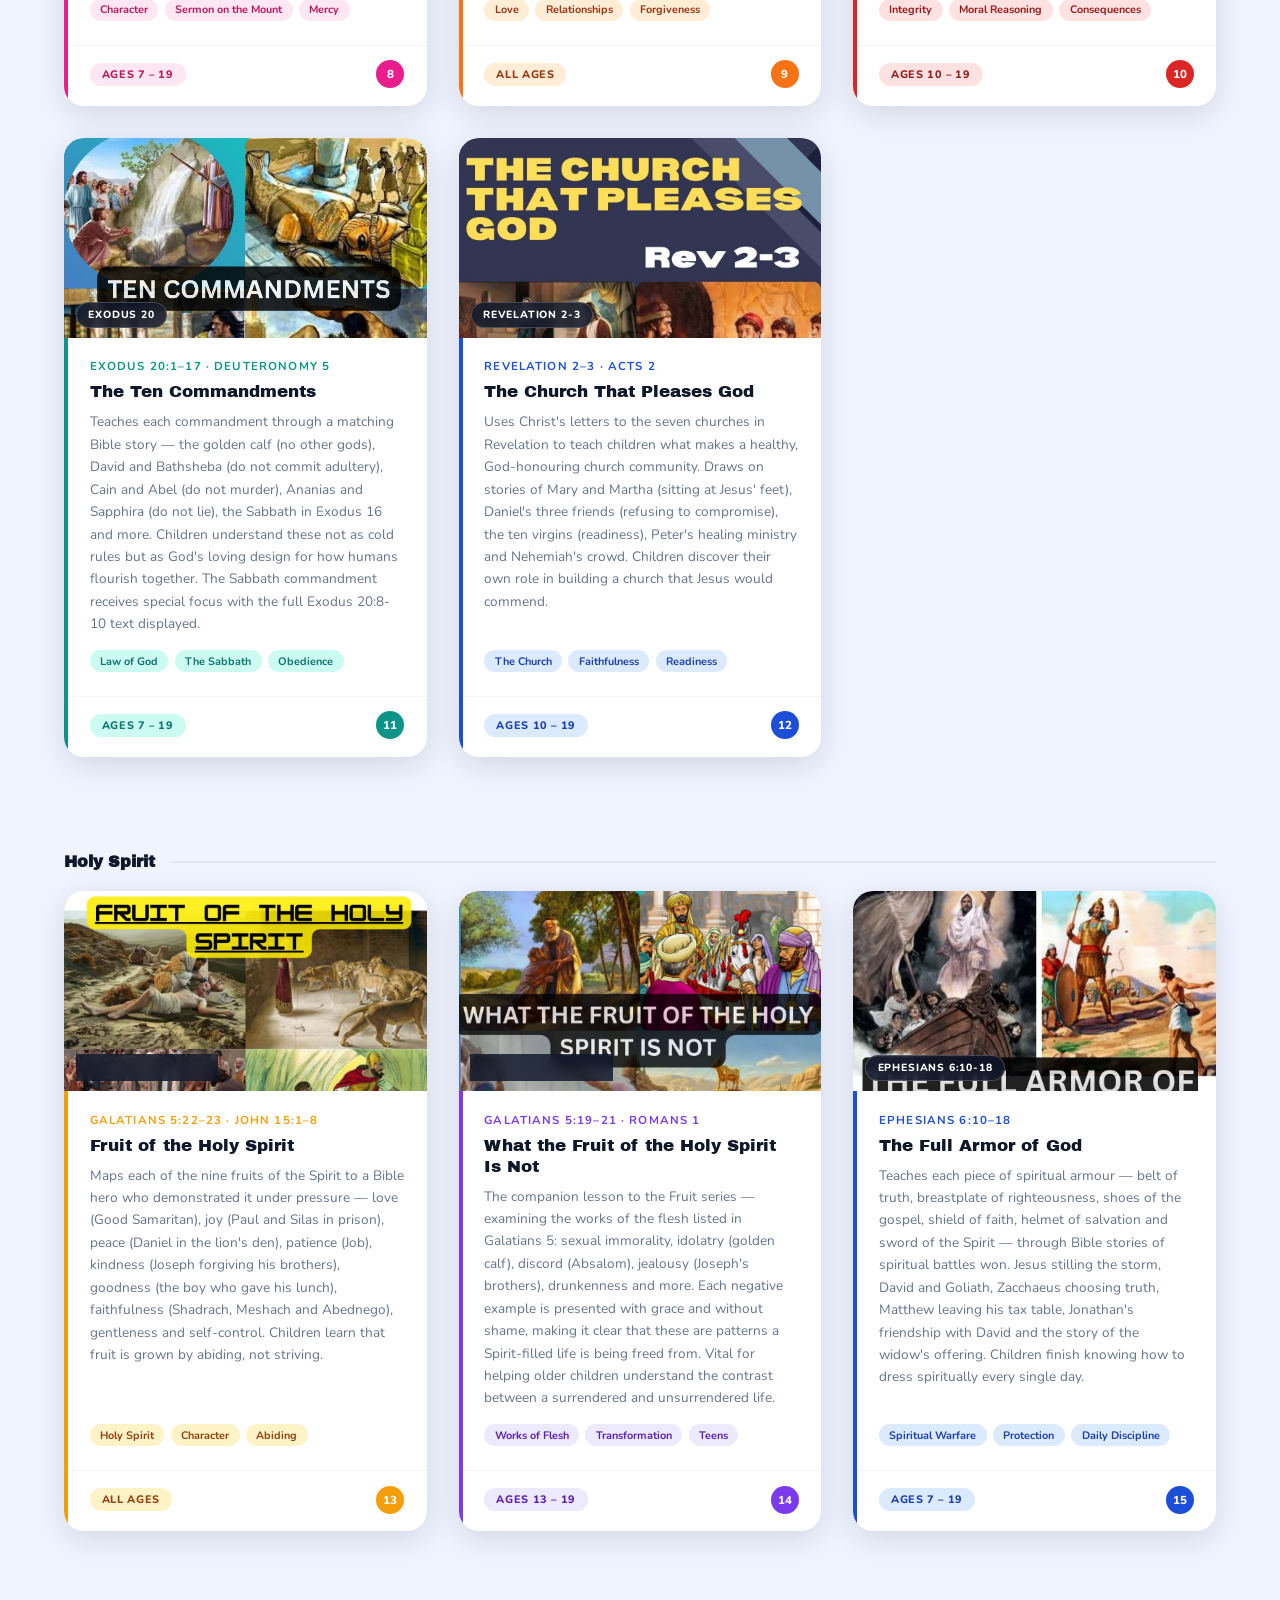
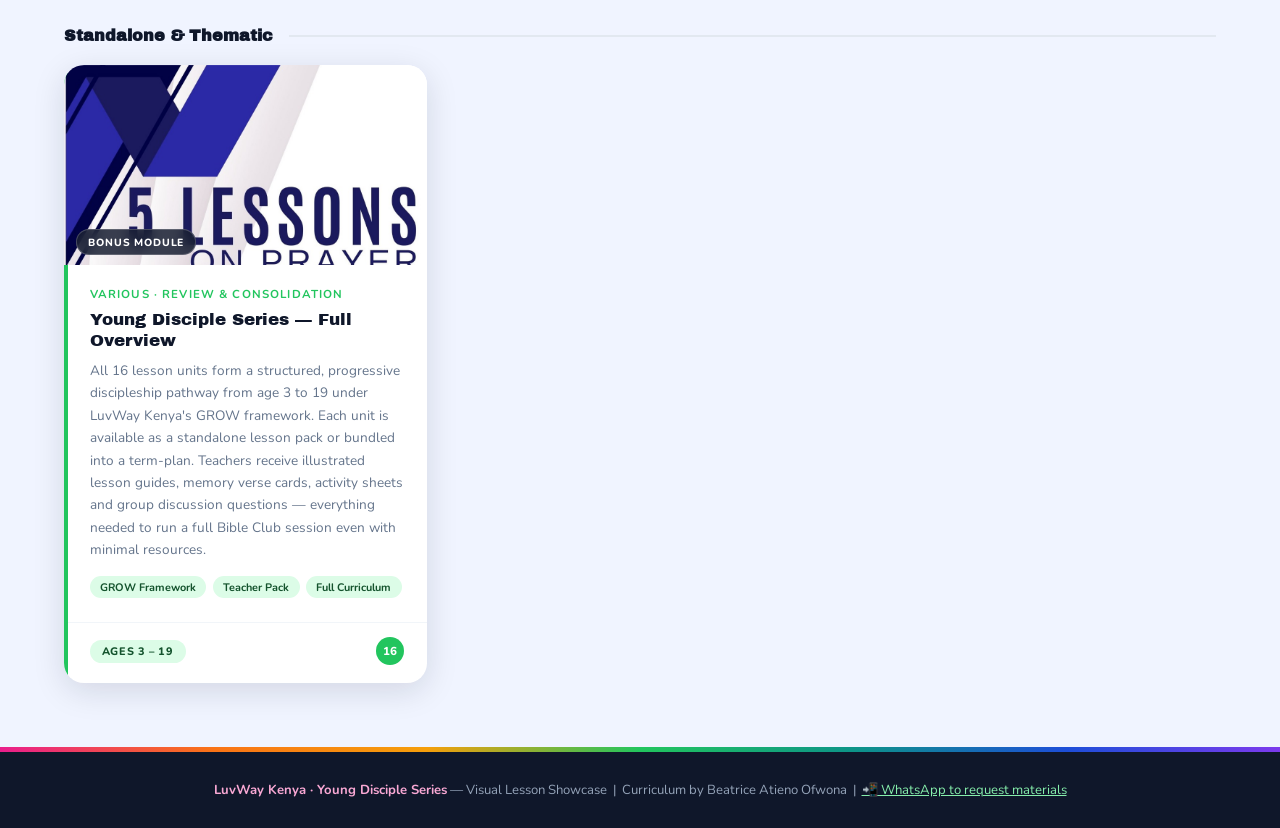
<file: curriculum.html>
<!DOCTYPE html>
<html lang="en">

<head>
    <meta charset="UTF-8">
    <meta name="viewport" content="width=device-width, initial-scale=1.0">
    <title>Curriculum — Young Disciple Series | LuvWay Kenya</title>
    <meta name="description" content="Explore LuvWay Kenya's 10-year Young Disciple Series curriculum — a Bible Club lesson showcase used to disciple children across Nairobi, Kiambu, Kilifi and Mombasa.">
    <meta name="keywords" content="LuvWay Kenya curriculum, Young Disciple Series, Bible Club lessons Kenya, children's Sunday school curriculum">
    <meta name="robots" content="index, follow">
    <link rel="canonical" href="https://luvway-k.co.ke/curriculum.html" />
    <link rel="icon" type="image/x-icon" href="assets/images/favicon.ico">

    <!-- Open Graph -->
    <meta property="og:type" content="website">
    <meta property="og:site_name" content="LuvWay Kenya">
    <meta property="og:title" content="Curriculum — Young Disciple Series | LuvWay Kenya">
    <meta property="og:description" content="A 10-year Bible Club curriculum discipling children across Kenya — explore the Young Disciple Series lesson showcase.">
    <meta property="og:url" content="https://luvway-k.co.ke/curriculum.html">
    <meta property="og:image" content="https://luvway-k.co.ke/assets/images/luvway_logo.png">
    <meta property="og:locale" content="en_KE">

    <!-- Twitter -->
    <meta name="twitter:card" content="summary_large_image">
    <meta name="twitter:title" content="Curriculum — Young Disciple Series | LuvWay Kenya">
    <meta name="twitter:description" content="A 10-year Bible Club curriculum discipling children across Kenya — explore the Young Disciple Series lesson showcase.">
    <meta name="twitter:image" content="https://luvway-k.co.ke/assets/images/luvway_logo.png">

    <link rel="preconnect" href="https://fonts.googleapis.com">
    <link href="https://fonts.googleapis.com/css2?family=Archivo+Black&family=Nunito:wght@400;600;700;800&display=swap" rel="stylesheet">
    <style>
         :root {
            --magenta: #e91e8c;
            --orange: #f97316;
            --teal: #0d9488;
            --blue: #1d4ed8;
            --gold: #f59e0b;
            --dark: #0f172a;
            --card-bg: #ffffff;
            --page-bg: #f0f4ff;
            --text: #1e293b;
            --muted: #64748b;
            --radius: 20px;
            --shadow: 0 8px 32px rgba(15, 23, 42, 0.13);
            --shadow-hover: 0 20px 48px rgba(15, 23, 42, 0.22);
        }
        
        *,
        *::before,
        *::after {
            box-sizing: border-box;
            margin: 0;
            padding: 0;
        }

        .sr-only {
            position: absolute;
            width: 1px;
            height: 1px;
            padding: 0;
            margin: -1px;
            overflow: hidden;
            clip: rect(0, 0, 0, 0);
            white-space: nowrap;
            border: 0;
        }

        body {
            font-family: 'Nunito', sans-serif;
            background: var(--page-bg);
            color: var(--text);
            min-height: 100vh;
        }
        /* ── HERO BANNER ── */
        
        .hero {
            background: linear-gradient(135deg, #0f172a 0%, #1d3a6e 50%, #0d1f45 100%);
            padding: 3.5rem 2rem 2.5rem;
            text-align: center;
            position: relative;
            overflow: hidden;
        }
        
        .hero::before {
            content: '';
            position: absolute;
            inset: 0;
            background: radial-gradient(ellipse at 70% 50%, rgba(233, 30, 140, 0.18) 0%, transparent 60%), radial-gradient(ellipse at 20% 80%, rgba(245, 158, 11, 0.15) 0%, transparent 55%);
        }
        
        .hero-inner {
            position: relative;
            z-index: 1;
            max-width: 860px;
            margin: 0 auto;
        }
        
        .hero-tag {
            display: inline-block;
            background: rgba(233, 30, 140, 0.2);
            border: 1px solid rgba(233, 30, 140, 0.5);
            color: #f9a8d4;
            font-size: 0.75rem;
            font-weight: 700;
            letter-spacing: 0.12em;
            text-transform: uppercase;
            padding: 0.4rem 1.1rem;
            border-radius: 999px;
            margin-bottom: 1.2rem;
        }
        
        .hero h1 {
            font-family: 'Archivo Black', sans-serif;
            font-size: clamp(2rem, 5vw, 3.2rem);
            color: #fff;
            line-height: 1.15;
            margin-bottom: 1rem;
        }
        
        .hero h1 span {
            color: var(--gold);
        }
        
        .hero p {
            color: #94a3b8;
            font-size: 1rem;
            max-width: 580px;
            margin: 0 auto 2rem;
            line-height: 1.7;
        }
        
        .hero-pills {
            display: flex;
            flex-wrap: wrap;
            gap: 0.6rem;
            justify-content: center;
        }
        
        .hero-pill {
            background: rgba(255, 255, 255, 0.08);
            border: 1px solid rgba(255, 255, 255, 0.15);
            color: #e2e8f0;
            font-size: 0.8rem;
            font-weight: 700;
            padding: 0.35rem 1rem;
            border-radius: 999px;
        }
        /* ── RAINBOW STRIP ── */
        
        .rainbow {
            height: 5px;
            background: linear-gradient(90deg, #e91e8c, #f97316, #f59e0b, #22c55e, #0d9488, #1d4ed8, #7c3aed);
        }
        /* ── FILTER BAR ── */
        
        .filter-bar {
            display: flex;
            flex-wrap: wrap;
            gap: 0.5rem;
            justify-content: center;
            padding: 2rem 1.5rem 1rem;
            max-width: 1100px;
            margin: 0 auto;
        }
        
        .filter-btn {
            background: #fff;
            border: 2px solid #e2e8f0;
            color: var(--muted);
            font-family: 'Nunito', sans-serif;
            font-size: 0.82rem;
            font-weight: 700;
            padding: 0.4rem 1.1rem;
            border-radius: 999px;
            cursor: pointer;
            transition: all 0.2s;
        }
        
        .filter-btn:hover,
        .filter-btn.active {
            background: var(--dark);
            border-color: var(--dark);
            color: #fff;
        }
        /* ── GRID ── */
        
        .showcase {
            display: grid;
            grid-template-columns: repeat(auto-fill, minmax(300px, 1fr));
            gap: 2rem;
            max-width: 1200px;
            margin: 0 auto;
            padding: 1rem 1.5rem 4rem;
        }
        /* ── CARD ── */
        
        .card {
            background: var(--card-bg);
            border-radius: var(--radius);
            overflow: hidden;
            box-shadow: var(--shadow);
            display: flex;
            flex-direction: column;
            transition: transform 0.3s ease, box-shadow 0.3s ease;
            position: relative;
        }
        
        .card:hover {
            transform: translateY(-6px);
            box-shadow: var(--shadow-hover);
        }
        /* accent bar on left of card */
        
        .card::before {
            content: '';
            position: absolute;
            left: 0;
            top: 0;
            bottom: 0;
            width: 4px;
            border-radius: 4px 0 0 4px;
            background: var(--accent, var(--magenta));
        }
        /* cover image pair */
        
        .card-images {
            display: grid;
            grid-template-columns: 1fr 1fr;
            height: 200px;
            overflow: hidden;
            position: relative;
        }
        
        .card-images.single {
            grid-template-columns: 1fr;
        }
        
        .card-images img {
            width: 100%;
            height: 100%;
            object-fit: cover;
            object-position: top center;
            display: block;
            transition: transform 0.4s ease;
        }
        
        .card:hover .card-images img {
            transform: scale(1.05);
        }
        
        .card-images .divider {
            position: absolute;
            left: 50%;
            top: 0;
            bottom: 0;
            width: 3px;
            background: #fff;
            transform: translateX(-50%);
            z-index: 2;
        }
        
        .card-images.single .divider {
            display: none;
        }
        /* topic badge */
        
        .card-badge {
            position: absolute;
            bottom: 10px;
            left: 12px;
            z-index: 3;
            background: rgba(15, 23, 42, 0.82);
            backdrop-filter: blur(6px);
            color: #fff;
            font-size: 0.65rem;
            font-weight: 800;
            letter-spacing: 0.08em;
            text-transform: uppercase;
            padding: 0.28rem 0.7rem;
            border-radius: 999px;
            border: 1px solid rgba(255, 255, 255, 0.2);
        }
        /* body */
        
        .card-body {
            padding: 1.3rem 1.4rem 1.5rem 1.6rem;
            flex: 1;
            display: flex;
            flex-direction: column;
            gap: 0.5rem;
        }
        
        .card-ref {
            font-size: 0.72rem;
            font-weight: 700;
            letter-spacing: 0.1em;
            text-transform: uppercase;
            color: var(--accent, var(--magenta));
        }
        
        .card-title {
            font-family: 'Archivo Black', sans-serif;
            font-size: 1.05rem;
            color: var(--dark);
            line-height: 1.25;
        }
        
        .card-desc {
            font-size: 0.85rem;
            color: var(--muted);
            line-height: 1.65;
            flex: 1;
        }
        
        .card-tags {
            display: flex;
            flex-wrap: wrap;
            gap: 0.4rem;
            margin-top: 0.4rem;
        }
        
        .tag {
            font-size: 0.68rem;
            font-weight: 700;
            padding: 0.22rem 0.65rem;
            border-radius: 999px;
            background: var(--tag-bg, #f1f5f9);
            color: var(--tag-color, #475569);
        }
        
        .card-footer {
            padding: 0.9rem 1.4rem 1.1rem 1.6rem;
            border-top: 1px solid #f1f5f9;
            display: flex;
            align-items: center;
            justify-content: space-between;
        }
        
        .level-badge {
            font-size: 0.68rem;
            font-weight: 800;
            letter-spacing: 0.06em;
            text-transform: uppercase;
            padding: 0.25rem 0.75rem;
            border-radius: 999px;
            background: var(--level-bg, #fef3c7);
            color: var(--level-color, #92400e);
        }
        
        .card-number {
            width: 28px;
            height: 28px;
            border-radius: 50%;
            background: var(--accent, var(--magenta));
            color: #fff;
            font-size: 0.72rem;
            font-weight: 800;
            display: flex;
            align-items: center;
            justify-content: center;
            flex-shrink: 0;
        }
        /* ── SECTION DIVIDER ── */
        
        .section-label {
            max-width: 1200px;
            margin: 2rem auto 0.3rem;
            padding: 0 1.5rem;
            display: flex;
            align-items: center;
            gap: 1rem;
        }
        
        .section-label h2 {
            font-family: 'Archivo Black', sans-serif;
            font-size: 1rem;
            color: var(--dark);
            white-space: nowrap;
        }
        
        .section-label hr {
            flex: 1;
            border: none;
            border-top: 2px solid #e2e8f0;
        }
        /* ── FOOTER ── */
        
        .page-footer {
            background: var(--dark);
            color: #94a3b8;
            text-align: center;
            padding: 1.8rem 1.5rem;
            font-size: 0.82rem;
        }
        
        .page-footer strong {
            color: #f9a8d4;
        }
        /* ── ANIMATIONS ── */
        
        .card {
            opacity: 0;
            transform: translateY(24px);
        }
        
        .card.visible {
            animation: fadeUp 0.5s ease forwards;
        }
        
        @keyframes fadeUp {
            to {
                opacity: 1;
                transform: translateY(0);
            }
        }
        
        @media (max-width: 600px) {
            .showcase {
                grid-template-columns: 1fr;
                padding: 1rem 1rem 3rem;
            }
            .hero h1 {
                font-size: 1.7rem;
            }
        }
        /* ── IMAGE ZOOM HINT ── */
        
        .card-images {
            cursor: zoom-in;
        }
        
        .card-images::after {
            content: '🔍 Click to enlarge';
            position: absolute;
            bottom: 10px;
            right: 12px;
            z-index: 4;
            background: rgba(15, 23, 42, 0.75);
            backdrop-filter: blur(6px);
            color: #fff;
            font-size: 0.6rem;
            font-weight: 700;
            letter-spacing: 0.07em;
            text-transform: uppercase;
            padding: 0.25rem 0.65rem;
            border-radius: 999px;
            border: 1px solid rgba(255, 255, 255, 0.18);
            opacity: 0;
            transform: translateY(4px);
            transition: opacity 0.2s ease, transform 0.2s ease;
            pointer-events: none;
        }
        
        .card:hover .card-images::after {
            opacity: 1;
            transform: translateY(0);
        }
        /* ── LIGHTBOX OVERLAY ── */
        
        #lightbox {
            display: none;
            position: fixed;
            inset: 0;
            z-index: 9999;
            background: rgba(5, 10, 25, 0.92);
            backdrop-filter: blur(12px);
            align-items: center;
            justify-content: center;
            padding: 1.5rem;
            animation: lbFadeIn 0.25s ease;
        }
        
        #lightbox.open {
            display: flex;
        }
        
        @keyframes lbFadeIn {
            from {
                opacity: 0;
            }
            to {
                opacity: 1;
            }
        }
        /* image container inside lightbox */
        
        #lightbox-inner {
            position: relative;
            max-width: 92vw;
            max-height: 92vh;
            display: flex;
            gap: 12px;
            align-items: center;
            justify-content: center;
            animation: lbPop 0.3s cubic-bezier(0.34, 1.56, 0.64, 1);
        }
        
        @keyframes lbPop {
            from {
                transform: scale(0.82);
                opacity: 0;
            }
            to {
                transform: scale(1);
                opacity: 1;
            }
        }
        
        #lightbox-inner img {
            max-height: 88vh;
            max-width: 46vw;
            width: auto;
            height: auto;
            border-radius: 14px;
            box-shadow: 0 32px 80px rgba(0, 0, 0, 0.7);
            display: block;
            object-fit: contain;
        }
        
        #lightbox-inner img.lb-single {
            max-width: 82vw;
        }
        /* close button */
        
        #lightbox-close {
            position: fixed;
            top: 1.2rem;
            right: 1.4rem;
            width: 44px;
            height: 44px;
            border-radius: 50%;
            background: rgba(255, 255, 255, 0.12);
            border: 1.5px solid rgba(255, 255, 255, 0.25);
            color: #fff;
            font-size: 1.3rem;
            cursor: pointer;
            display: flex;
            align-items: center;
            justify-content: center;
            transition: background 0.2s, transform 0.2s;
            z-index: 10000;
            line-height: 1;
        }
        
        #lightbox-close:hover {
            background: rgba(255, 255, 255, 0.25);
            transform: scale(1.1) rotate(90deg);
        }
        /* caption strip */
        
        #lightbox-caption {
            position: fixed;
            bottom: 1.4rem;
            left: 50%;
            transform: translateX(-50%);
            background: rgba(15, 23, 42, 0.85);
            backdrop-filter: blur(8px);
            border: 1px solid rgba(255, 255, 255, 0.12);
            color: #e2e8f0;
            font-size: 0.82rem;
            font-weight: 700;
            letter-spacing: 0.06em;
            padding: 0.5rem 1.4rem;
            border-radius: 999px;
            white-space: nowrap;
            max-width: 90vw;
            overflow: hidden;
            text-overflow: ellipsis;
        }
        /* nav arrows (for dual-image cards) */
        
        .lb-arrow {
            position: fixed;
            top: 50%;
            transform: translateY(-50%);
            width: 46px;
            height: 46px;
            border-radius: 50%;
            background: rgba(255, 255, 255, 0.1);
            border: 1.5px solid rgba(255, 255, 255, 0.22);
            color: #fff;
            font-size: 1.3rem;
            cursor: pointer;
            display: flex;
            align-items: center;
            justify-content: center;
            transition: background 0.2s, transform 0.3s;
            z-index: 10000;
        }
        
        .lb-arrow:hover {
            background: rgba(255, 255, 255, 0.22);
            transform: translateY(-50%) scale(1.1);
        }
        
        #lb-prev {
            left: 1rem;
        }
        
        #lb-next {
            right: 1rem;
        }
        
        .lb-arrow.hidden {
            display: none;
        }
    </style>
</head>

<!-- Google tag (gtag.js) -->
<script async src="https://www.googletagmanager.com/gtag/js?id=G-0SMN07BCMK"></script>
<script>
    window.dataLayer = window.dataLayer || [];

    function gtag() {
        dataLayer.push(arguments);
    }
    gtag('js', new Date());

    gtag('config', 'G-0SMN07BCMK');
</script>

<body>

    <!-- Backdrop -->
    <div class="page-backdrop" onclick="goBack()"></div>
    <!-- Back button -->
    <a href="index.html" class="back-btn" id="backBtn">
        ← Back to Site
    </a>

    <!-- HERO -->
    <div class="hero">
        <div class="hero-inner">
            <div class="hero-tag">📚 Young Disciple Series</div>
            <h1>Visual Lesson <span>Showcase</span><span class="sr-only"> — LuvWay Kenya Young Disciple Series: Bible Club Curriculum for Children</span></h1>
            <p>A complete visual aid of all curriculum lesson covers — designed to help present and explain each teaching unit to churches, schools and ministry partners.</p>
            <div class="hero-pills">
                <span class="hero-pill">📖 16 Lesson Units</span>
                <span class="hero-pill">👧 Ages 3 – 19</span>
                <span class="hero-pill">🌍 Field-tested in Kenya</span>
                <span class="hero-pill">🌱 GROW Framework</span>
            </div>
        </div>
    </div>
    <div class="rainbow"></div>

    <!-- FILTER BAR -->
    <div class="filter-bar">
        <button class="filter-btn active" onclick="filterCards('all', this)">All Lessons</button>
        <button class="filter-btn" onclick="filterCards('foundation', this)">Foundation &amp; Identity</button>
        <button class="filter-btn" onclick="filterCards('prayer', this)">Prayer &amp; Worship</button>
        <button class="filter-btn" onclick="filterCards('character', this)">Character &amp; Values</button>
        <button class="filter-btn" onclick="filterCards('holy-spirit', this)">Holy Spirit</button>
        <button class="filter-btn" onclick="filterCards('gospel', this)">Gospel Story</button>
    </div>


    <!-- ═══════════════════════════════════════════
     SECTION 1 — GOSPEL STORY
════════════════════════════════════════════ -->
    <div class="section-label">
        <h2>Gospel Story</h2>
        <hr>
    </div>

    <div class="showcase" id="showcase">

        <!-- 1 -->
        <div class="card visible" data-cat="gospel" style="--accent:#e91e8c;">
            <div class="card-images">
                <img src="assets/lesson-showcase/easter1.jpeg" alt="Easter Story v1">
                <img src="assets/lesson-showcase/easter2.jpeg" alt="Easter Story v2">
                <div class="divider"></div>
                <div class="card-badge">Two Cover Editions</div>
            </div>
            <div class="card-body">
                <div class="card-ref">Matthew 26 – 28 · Mark 16 · Luke 24 · John 20</div>
                <div class="card-title">The Easter Story</div>
                <div class="card-desc">Traces the full Passion Week — from the Last Supper and the Garden of Gethsemane, through the crucifixion, the resurrection and the ascension. Children discover that Jesus died for their sins and rose again, and that the same Holy Spirit
                    who raised Him lives in them. The Pentecost event and the Great Commission tie the story to their own calling as young disciples.</div>
                <div class="card-tags">
                    <span class="tag" style="--tag-bg:#fce7f3;--tag-color:#be185d;">Salvation</span>
                    <span class="tag" style="--tag-bg:#fce7f3;--tag-color:#be185d;">Resurrection</span>
                    <span class="tag" style="--tag-bg:#fce7f3;--tag-color:#be185d;">Holy Spirit</span>
                    <span class="tag" style="--tag-bg:#fce7f3;--tag-color:#be185d;">Calling</span>
                </div>
            </div>
            <div class="card-footer">
                <span class="level-badge" style="--level-bg:#fce7f3;--level-color:#be185d;">All Ages</span>
                <div class="card-number" style="background:#e91e8c;">1</div>
            </div>
        </div>

        <!-- 2 -->
        <div class="card" data-cat="gospel" style="--accent:#f97316;">
            <div class="card-images single">
                <img src="assets/lesson-showcase/birth_christ.jpeg" alt="The Birth of Christ">
                <div class="card-badge">The Christmas Story</div>
            </div>
            <div class="card-body">
                <div class="card-ref">Luke 1 – 2 · Matthew 1 – 2</div>
                <div class="card-title">The Birth of Christ</div>
                <div class="card-desc">Covers the Annunciation to Mary, Joseph's dream, the journey to Bethlehem, the manger scene, the shepherds' visit and the wise men. Children learn that Jesus is Immanuel — God with us — and that His birth was the fulfilment of hundreds
                    of years of prophetic promise. A powerful lesson on humility, obedience and God's perfect timing.</div>
                <div class="card-tags">
                    <span class="tag" style="--tag-bg:#ffedd5;--tag-color:#9a3412;">Prophecy</span>
                    <span class="tag" style="--tag-bg:#ffedd5;--tag-color:#9a3412;">Incarnation</span>
                    <span class="tag" style="--tag-bg:#ffedd5;--tag-color:#9a3412;">Obedience</span>
                </div>
            </div>
            <div class="card-footer">
                <span class="level-badge" style="--level-bg:#ffedd5;--level-color:#9a3412;">All Ages</span>
                <div class="card-number" style="background:#f97316;">2</div>
            </div>
        </div>

    </div>
    <!-- /showcase -->


    <!-- ═══════════════════════════════════════════
     SECTION 2 — FOUNDATION & IDENTITY
════════════════════════════════════════════ -->
    <div class="section-label">
        <h2>Foundation &amp; Identity</h2>
        <hr>
    </div>

    <div class="showcase">

        <!-- 3 -->
        <div class="card" data-cat="foundation" style="--accent:#0d9488;">
            <div class="card-images single">
                <img src="assets/lesson-showcase/names_of_god.jpeg" alt="8 Names of God">
                <div class="card-badge">Jehovah Series</div>
            </div>
            <div class="card-body">
                <div class="card-ref">Psalm 23 · Genesis 1 · Exodus 3 &amp; 17</div>
                <div class="card-title">8 Names of God</div>
                <div class="card-desc">Introduces eight covenant names of God — Jehovah Rohi (Shepherd), Jehovah Jireh (Provider), Jehovah Rapha (Healer), El Shaddai (Almighty) and more. Each name is taught through a Bible story that demonstrates that character of God in action.
                    Children learn to call on the right name of God in different circumstances of life.</div>
                <div class="card-tags">
                    <span class="tag" style="--tag-bg:#ccfbf1;--tag-color:#0f766e;">God's Character</span>
                    <span class="tag" style="--tag-bg:#ccfbf1;--tag-color:#0f766e;">Names of God</span>
                    <span class="tag" style="--tag-bg:#ccfbf1;--tag-color:#0f766e;">Trust</span>
                </div>
            </div>
            <div class="card-footer">
                <span class="level-badge" style="--level-bg:#ccfbf1;--level-color:#0f766e;">Ages 7 – 19</span>
                <div class="card-number" style="background:#0d9488;">3</div>
            </div>
        </div>

        <!-- 4 -->
        <div class="card" data-cat="foundation" style="--accent:#1d4ed8;">
            <div class="card-images single">
                <img src="assets/lesson-showcase/az_god.jpeg" alt="A-Z Attributes of God">
                <div class="card-badge">26-Part Series</div>
            </div>
            <div class="card-body">
                <div class="card-ref">Various Scriptures · Psalm 145 · Isaiah 40</div>
                <div class="card-title">The A–Z Attributes of God</div>
                <div class="card-desc">A comprehensive 26-session journey through every letter of the alphabet — each letter revealing a distinct attribute of God (Almighty, Brilliant, Compassionate, Deliverer…). Packed with Bible stories, memory anchors and real-life application.
                    Ideal for a full year of teaching. Children finish the series with a deep, word-based understanding of who God truly is.</div>
                <div class="card-tags">
                    <span class="tag" style="--tag-bg:#dbeafe;--tag-color:#1e40af;">Theology</span>
                    <span class="tag" style="--tag-bg:#dbeafe;--tag-color:#1e40af;">Memory Work</span>
                    <span class="tag" style="--tag-bg:#dbeafe;--tag-color:#1e40af;">Year-long</span>
                </div>
            </div>
            <div class="card-footer">
                <span class="level-badge" style="--level-bg:#dbeafe;--level-color:#1e40af;">Ages 7 – 19</span>
                <div class="card-number" style="background:#1d4ed8;">4</div>
            </div>
        </div>

        <!-- 5 -->
        <div class="card" data-cat="foundation" style="--accent:#7c3aed;">
            <div class="card-images single">
                <img src="assets/lesson-showcase/eyes_wide.jpeg" alt="Eyes Wide Shut">
                <div class="card-badge">10 Bible Instances</div>
            </div>
            <div class="card-body">
                <div class="card-ref">2 Kings 6 · Luke 24 · Numbers 22 · Acts 9</div>
                <div class="card-title">Eyes Wide Open Shut</div>
                <div class="card-desc">Explores ten fascinating moments in Scripture when people "should have seen but did not" — Elisha's servant, the disciples on the road to Emmaus, Balaam and the angel, Paul on the road to Damascus and more. Teaches children the difference
                    between physical sight and spiritual perception, and how to develop eyes of faith that see God at work in every situation.</div>
                <div class="card-tags">
                    <span class="tag" style="--tag-bg:#ede9fe;--tag-color:#5b21b6;">Spiritual Sight</span>
                    <span class="tag" style="--tag-bg:#ede9fe;--tag-color:#5b21b6;">Faith</span>
                    <span class="tag" style="--tag-bg:#ede9fe;--tag-color:#5b21b6;">Discernment</span>
                </div>
            </div>
            <div class="card-footer">
                <span class="level-badge" style="--level-bg:#ede9fe;--level-color:#5b21b6;">Ages 10 – 19</span>
                <div class="card-number" style="background:#7c3aed;">5</div>
            </div>
        </div>

    </div>
    <!-- /showcase -->


    <!-- ═══════════════════════════════════════════
     SECTION 3 — PRAYER & WORSHIP
════════════════════════════════════════════ -->
    <div class="section-label">
        <h2>Prayer &amp; Worship</h2>
        <hr>
    </div>

    <div class="showcase">

        <!-- 6 -->
        <div class="card" data-cat="prayer" style="--accent:#f59e0b;">
            <div class="card-images single">
                <img src="assets/lesson-showcase/lords_prayer.jpeg" alt="The Lord's Prayer">
                <div class="card-badge">Mat 6:9-13</div>
            </div>
            <div class="card-body">
                <div class="card-ref">Matthew 6:9–13 · Luke 11:1–4</div>
                <div class="card-title">The Lord's Prayer</div>
                <div class="card-desc">Breaks the Lord's Prayer into seven clauses and unpacks each one through a separate Bible story. Children learn to pray for the hallowing of God's name, the coming of His kingdom, daily provision, forgiveness of sins, and deliverance from
                    evil — all through the stories of Abraham, Moses, the feeding of the 5,000, Hannah, Daniel and more. Prayer becomes a living conversation, not a memorised recitation.</div>
                <div class="card-tags">
                    <span class="tag" style="--tag-bg:#fef3c7;--tag-color:#92400e;">Prayer</span>
                    <span class="tag" style="--tag-bg:#fef3c7;--tag-color:#92400e;">Forgiveness</span>
                    <span class="tag" style="--tag-bg:#fef3c7;--tag-color:#92400e;">Kingdom of God</span>
                </div>
            </div>
            <div class="card-footer">
                <span class="level-badge" style="--level-bg:#fef3c7;--level-color:#92400e;">All Ages</span>
                <div class="card-number" style="background:#f59e0b;">6</div>
            </div>
        </div>

        <!-- 7 -->
        <div class="card" data-cat="prayer" style="--accent:#0d9488;">
            <div class="card-images single">
                <img src="assets/lesson-showcase/prayer_lessons.jpeg" alt="5 Lessons on Prayer">
                <div class="card-badge">5-Part Series</div>
            </div>
            <div class="card-body">
                <div class="card-ref">Various · James 5:16 · Philippians 4:6</div>
                <div class="card-title">5 Lessons on Prayer</div>
                <div class="card-desc">A practical five-session mini-course that teaches children how to pray — alone, together, in crisis, in praise and in intercession for others. Uses both modern prayer photos and biblical examples to make prayer feel natural and accessible.
                    Each session ends with a guided group prayer exercise that puts the lesson into practice immediately. Builds confidence and consistency in children's prayer lives.</div>
                <div class="card-tags">
                    <span class="tag" style="--tag-bg:#ccfbf1;--tag-color:#0f766e;">Intercession</span>
                    <span class="tag" style="--tag-bg:#ccfbf1;--tag-color:#0f766e;">Praise</span>
                    <span class="tag" style="--tag-bg:#ccfbf1;--tag-color:#0f766e;">Devotion</span>
                </div>
            </div>
            <div class="card-footer">
                <span class="level-badge" style="--level-bg:#ccfbf1;--level-color:#0f766e;">Ages 7 – 19</span>
                <div class="card-number" style="background:#0d9488;">7</div>
            </div>
        </div>

    </div>
    <!-- /showcase -->


    <!-- ═══════════════════════════════════════════
     SECTION 4 — CHARACTER & VALUES
════════════════════════════════════════════ -->
    <div class="section-label">
        <h2>Character &amp; Values</h2>
        <hr>
    </div>

    <div class="showcase">

        <!-- 8 -->
        <div class="card" data-cat="character" style="--accent:#e91e8c;">
            <div class="card-images single">
                <img src="assets/lesson-showcase/beatitudes.jpeg" alt="The Beatitudes">
                <div class="card-badge">Matthew 5:3-10</div>
            </div>
            <div class="card-body">
                <div class="card-ref">Matthew 5:3–10 · Sermon on the Mount</div>
                <div class="card-title">The Beatitudes</div>
                <div class="card-desc">Teaches the eight Beatitudes through vivid Bible story illustrations — connecting each blessing to characters from Scripture who lived it out. Poor in spirit (Moses kneeling), merciful (the Good Samaritan), pure in heart (Joseph refusing
                    Potiphar's wife), peacemakers (David sparing Saul) and more. Children learn that the Beatitudes describe the shape of a Christ-like character and the path to true blessing.</div>
                <div class="card-tags">
                    <span class="tag" style="--tag-bg:#fce7f3;--tag-color:#be185d;">Character</span>
                    <span class="tag" style="--tag-bg:#fce7f3;--tag-color:#be185d;">Sermon on the Mount</span>
                    <span class="tag" style="--tag-bg:#fce7f3;--tag-color:#be185d;">Mercy</span>
                </div>
            </div>
            <div class="card-footer">
                <span class="level-badge" style="--level-bg:#fce7f3;--level-color:#be185d;">Ages 7 – 19</span>
                <div class="card-number" style="background:#e91e8c;">8</div>
            </div>
        </div>

        <!-- 9 -->
        <div class="card" data-cat="character" style="--accent:#f97316;">
            <div class="card-images single">
                <img src="assets/lesson-showcase/love.jpeg" alt="What Love Is">
                <div class="card-badge">1 Cor 13:4-7</div>
            </div>
            <div class="card-body">
                <div class="card-ref">1 Corinthians 13:4–7 · John 13:34–35</div>
                <div class="card-title">What Love Is…</div>
                <div class="card-desc">Unpacks every clause of Paul's famous love chapter through Bible story vignettes — patience (Joseph and his brothers), kindness (Ruth and Naomi), humility (Jesus washing feet), forgiveness (the Prodigal Son), and others. Goes beyond the
                    wedding reading to show children that this kind of love is something they can practise in their own friendships, families and communities today.</div>
                <div class="card-tags">
                    <span class="tag" style="--tag-bg:#ffedd5;--tag-color:#9a3412;">Love</span>
                    <span class="tag" style="--tag-bg:#ffedd5;--tag-color:#9a3412;">Relationships</span>
                    <span class="tag" style="--tag-bg:#ffedd5;--tag-color:#9a3412;">Forgiveness</span>
                </div>
            </div>
            <div class="card-footer">
                <span class="level-badge" style="--level-bg:#ffedd5;--level-color:#9a3412;">All Ages</span>
                <div class="card-number" style="background:#f97316;">9</div>
            </div>
        </div>

        <!-- 10 -->
        <div class="card" data-cat="character" style="--accent:#dc2626;">
            <div class="card-images single">
                <img src="assets/lesson-showcase/7things.jpeg" alt="7 Things God Hates">
                <div class="card-badge">Proverbs 6:16-19</div>
            </div>
            <div class="card-body">
                <div class="card-ref">Proverbs 6:16–19</div>
                <div class="card-title">7 Things That God Hates</div>
                <div class="card-desc">Tackles the seven abominations listed in Proverbs 6 — pride, lying, murder, scheming, running to evil, false witness and sowing discord — through stark Bible stories of characters who fell into each trap. Rather than a lecture on sin,
                    this lesson builds deep moral reasoning in children: each session asks "why does God hate this?" and "what does this cost us?" Powerful for older children and teens.</div>
                <div class="card-tags">
                    <span class="tag" style="--tag-bg:#fee2e2;--tag-color:#991b1b;">Integrity</span>
                    <span class="tag" style="--tag-bg:#fee2e2;--tag-color:#991b1b;">Moral Reasoning</span>
                    <span class="tag" style="--tag-bg:#fee2e2;--tag-color:#991b1b;">Consequences</span>
                </div>
            </div>
            <div class="card-footer">
                <span class="level-badge" style="--level-bg:#fee2e2;--level-color:#991b1b;">Ages 10 – 19</span>
                <div class="card-number" style="background:#dc2626;">10</div>
            </div>
        </div>

        <!-- 11 -->
        <div class="card" data-cat="character" style="--accent:#0d9488;">
            <div class="card-images single">
                <img src="assets/lesson-showcase/commandments.jpeg" alt="Ten Commandments">
                <div class="card-badge">Exodus 20</div>
            </div>
            <div class="card-body">
                <div class="card-ref">Exodus 20:1–17 · Deuteronomy 5</div>
                <div class="card-title">The Ten Commandments</div>
                <div class="card-desc">Teaches each commandment through a matching Bible story — the golden calf (no other gods), David and Bathsheba (do not commit adultery), Cain and Abel (do not murder), Ananias and Sapphira (do not lie), the Sabbath in Exodus 16 and more.
                    Children understand these not as cold rules but as God's loving design for how humans flourish together. The Sabbath commandment receives special focus with the full Exodus 20:8-10 text displayed.</div>
                <div class="card-tags">
                    <span class="tag" style="--tag-bg:#ccfbf1;--tag-color:#0f766e;">Law of God</span>
                    <span class="tag" style="--tag-bg:#ccfbf1;--tag-color:#0f766e;">The Sabbath</span>
                    <span class="tag" style="--tag-bg:#ccfbf1;--tag-color:#0f766e;">Obedience</span>
                </div>
            </div>
            <div class="card-footer">
                <span class="level-badge" style="--level-bg:#ccfbf1;--level-color:#0f766e;">Ages 7 – 19</span>
                <div class="card-number" style="background:#0d9488;">11</div>
            </div>
        </div>

        <!-- 12 -->
        <div class="card" data-cat="character" style="--accent:#1d4ed8;">
            <div class="card-images single">
                <img src="assets/lesson-showcase/church.jpeg" alt="The Church That Pleases God">
                <div class="card-badge">Revelation 2-3</div>
            </div>
            <div class="card-body">
                <div class="card-ref">Revelation 2–3 · Acts 2</div>
                <div class="card-title">The Church That Pleases God</div>
                <div class="card-desc">Uses Christ's letters to the seven churches in Revelation to teach children what makes a healthy, God-honouring church community. Draws on stories of Mary and Martha (sitting at Jesus' feet), Daniel's three friends (refusing to compromise),
                    the ten virgins (readiness), Peter's healing ministry and Nehemiah's crowd. Children discover their own role in building a church that Jesus would commend.</div>
                <div class="card-tags">
                    <span class="tag" style="--tag-bg:#dbeafe;--tag-color:#1e40af;">The Church</span>
                    <span class="tag" style="--tag-bg:#dbeafe;--tag-color:#1e40af;">Faithfulness</span>
                    <span class="tag" style="--tag-bg:#dbeafe;--tag-color:#1e40af;">Readiness</span>
                </div>
            </div>
            <div class="card-footer">
                <span class="level-badge" style="--level-bg:#dbeafe;--level-color:#1e40af;">Ages 10 – 19</span>
                <div class="card-number" style="background:#1d4ed8;">12</div>
            </div>
        </div>

    </div>
    <!-- /showcase -->


    <!-- ═══════════════════════════════════════════
     SECTION 5 — HOLY SPIRIT
════════════════════════════════════════════ -->
    <div class="section-label">
        <h2>Holy Spirit</h2>
        <hr>
    </div>

    <div class="showcase">

        <!-- 13 -->
        <div class="card" data-cat="holy-spirit" style="--accent:#f59e0b;">
            <div class="card-images single">
                <img src="assets/lesson-showcase/fruit.jpeg" alt="Fruit of the Holy Spirit">
                <div class="card-badge">Galatians 5:22-23</div>
            </div>
            <div class="card-body">
                <div class="card-ref">Galatians 5:22–23 · John 15:1–8</div>
                <div class="card-title">Fruit of the Holy Spirit</div>
                <div class="card-desc">Maps each of the nine fruits of the Spirit to a Bible hero who demonstrated it under pressure — love (Good Samaritan), joy (Paul and Silas in prison), peace (Daniel in the lion's den), patience (Job), kindness (Joseph forgiving his brothers),
                    goodness (the boy who gave his lunch), faithfulness (Shadrach, Meshach and Abednego), gentleness and self-control. Children learn that fruit is grown by abiding, not striving.</div>
                <div class="card-tags">
                    <span class="tag" style="--tag-bg:#fef3c7;--tag-color:#92400e;">Holy Spirit</span>
                    <span class="tag" style="--tag-bg:#fef3c7;--tag-color:#92400e;">Character</span>
                    <span class="tag" style="--tag-bg:#fef3c7;--tag-color:#92400e;">Abiding</span>
                </div>
            </div>
            <div class="card-footer">
                <span class="level-badge" style="--level-bg:#fef3c7;--level-color:#92400e;">All Ages</span>
                <div class="card-number" style="background:#f59e0b;">13</div>
            </div>
        </div>

        <!-- 14 -->
        <div class="card" data-cat="holy-spirit" style="--accent:#7c3aed;">
            <div class="card-images single">
                <img src="assets/lesson-showcase/fruit_not.jpeg" alt="What the Fruit of the Holy Spirit is Not">
                <div class="card-badge">Galatians 5:19-21</div>
            </div>
            <div class="card-body">
                <div class="card-ref">Galatians 5:19–21 · Romans 1</div>
                <div class="card-title">What the Fruit of the Holy Spirit Is Not</div>
                <div class="card-desc">The companion lesson to the Fruit series — examining the works of the flesh listed in Galatians 5: sexual immorality, idolatry (golden calf), discord (Absalom), jealousy (Joseph's brothers), drunkenness and more. Each negative example
                    is presented with grace and without shame, making it clear that these are patterns a Spirit-filled life is being freed from. Vital for helping older children understand the contrast between a surrendered and unsurrendered life.</div>
                <div class="card-tags">
                    <span class="tag" style="--tag-bg:#ede9fe;--tag-color:#5b21b6;">Works of Flesh</span>
                    <span class="tag" style="--tag-bg:#ede9fe;--tag-color:#5b21b6;">Transformation</span>
                    <span class="tag" style="--tag-bg:#ede9fe;--tag-color:#5b21b6;">Teens</span>
                </div>
            </div>
            <div class="card-footer">
                <span class="level-badge" style="--level-bg:#ede9fe;--level-color:#5b21b6;">Ages 13 – 19</span>
                <div class="card-number" style="background:#7c3aed;">14</div>
            </div>
        </div>

        <!-- 15 -->
        <div class="card" data-cat="holy-spirit" style="--accent:#1d4ed8;">
            <div class="card-images single">
                <img src="assets/lesson-showcase/armor.jpeg" alt="The Full Armor of God">
                <div class="card-badge">Ephesians 6:10-18</div>
            </div>
            <div class="card-body">
                <div class="card-ref">Ephesians 6:10–18</div>
                <div class="card-title">The Full Armor of God</div>
                <div class="card-desc">Teaches each piece of spiritual armour — belt of truth, breastplate of righteousness, shoes of the gospel, shield of faith, helmet of salvation and sword of the Spirit — through Bible stories of spiritual battles won. Jesus stilling the
                    storm, David and Goliath, Zacchaeus choosing truth, Matthew leaving his tax table, Jonathan's friendship with David and the story of the widow's offering. Children finish knowing how to dress spiritually every single day.</div>
                <div class="card-tags">
                    <span class="tag" style="--tag-bg:#dbeafe;--tag-color:#1e40af;">Spiritual Warfare</span>
                    <span class="tag" style="--tag-bg:#dbeafe;--tag-color:#1e40af;">Protection</span>
                    <span class="tag" style="--tag-bg:#dbeafe;--tag-color:#1e40af;">Daily Discipline</span>
                </div>
            </div>
            <div class="card-footer">
                <span class="level-badge" style="--level-bg:#dbeafe;--level-color:#1e40af;">Ages 7 – 19</span>
                <div class="card-number" style="background:#1d4ed8;">15</div>
            </div>
        </div>

    </div>
    <!-- /showcase -->


    <!-- ═══════════════════════════════════════════
     STANDALONE LESSON
════════════════════════════════════════════ -->
    <div class="section-label">
        <h2>Standalone &amp; Thematic</h2>
        <hr>
    </div>

    <div class="showcase">

        <!-- 16 -->
        <div class="card" data-cat="character" style="--accent:#22c55e;">
            <div class="card-images single">
                <img src="assets/lesson-showcase/eyes_wide.jpeg" alt="Eyes Wide Shut" style="display:none;">
                <img src="assets/lesson-showcase/church.jpeg" alt="placeholder" style="display:none;">
                <!-- Using the standalone image already covered; use armor to fill visual -->
                <img src="assets/lesson-showcase/prayer_lessons.jpeg" alt="5 Lessons on Prayer visual">
                <div class="card-badge">Bonus Module</div>
            </div>
            <div class="card-body">
                <div class="card-ref">Various · Review &amp; Consolidation</div>
                <div class="card-title">Young Disciple Series — Full Overview</div>
                <div class="card-desc">All 16 lesson units form a structured, progressive discipleship pathway from age 3 to 19 under LuvWay Kenya's GROW framework. Each unit is available as a standalone lesson pack or bundled into a term-plan. Teachers receive illustrated
                    lesson guides, memory verse cards, activity sheets and group discussion questions — everything needed to run a full Bible Club session even with minimal resources.</div>
                <div class="card-tags">
                    <span class="tag" style="--tag-bg:#dcfce7;--tag-color:#14532d;">GROW Framework</span>
                    <span class="tag" style="--tag-bg:#dcfce7;--tag-color:#14532d;">Teacher Pack</span>
                    <span class="tag" style="--tag-bg:#dcfce7;--tag-color:#14532d;">Full Curriculum</span>
                </div>
            </div>
            <div class="card-footer">
                <span class="level-badge" style="--level-bg:#dcfce7;--level-color:#14532d;">Ages 3 – 19</span>
                <div class="card-number" style="background:#22c55e;">16</div>
            </div>
        </div>

    </div>
    <!-- /showcase -->


    <!-- ── LIGHTBOX ── -->
    <div id="lightbox" role="dialog" aria-modal="true" aria-label="Image preview">
        <button id="lightbox-close" aria-label="Close">✕</button>
        <button class="lb-arrow hidden" id="lb-prev" aria-label="Previous image">‹</button>
        <div id="lightbox-inner"></div>
        <button class="lb-arrow hidden" id="lb-next" aria-label="Next image">›</button>
        <div id="lightbox-caption"></div>
    </div>

    <!-- FOOTER -->
    <div class="rainbow"></div>
    <footer class="page-footer">
        <strong>LuvWay Kenya · Young Disciple Series</strong> — Visual Lesson Showcase &nbsp;|&nbsp; Curriculum by Beatrice Atieno Ofwona &nbsp;|&nbsp;
        <a href="https://wa.me/254732994900" style="color:#86efac;">📲 WhatsApp to request materials</a>
    </footer>


    <script>
        /* ─── SCROLL REVEAL ─── */
        const cards = document.querySelectorAll('.card');
        const io = new IntersectionObserver((entries) => {
            entries.forEach((e, i) => {
                if (e.isIntersecting) {
                    setTimeout(() => e.target.classList.add('visible'), i * 80);
                    io.unobserve(e.target);
                }
            });
        }, {
            threshold: 0.1
        });
        cards.forEach(c => io.observe(c));

        /* ─── FILTER ─── */
        function filterCards(cat, btn) {
            document.querySelectorAll('.filter-btn').forEach(b => b.classList.remove('active'));
            btn.classList.add('active');
            document.querySelectorAll('.card').forEach(c => {
                const match = cat === 'all' || c.dataset.cat === cat;
                c.style.display = match ? '' : 'none';
            });
        }

        /* ─── LIGHTBOX ─── */
        const lb = document.getElementById('lightbox');
        const lbInner = document.getElementById('lightbox-inner');
        const lbCaption = document.getElementById('lightbox-caption');
        const lbClose = document.getElementById('lightbox-close');
        const lbPrev = document.getElementById('lb-prev');
        const lbNext = document.getElementById('lb-next');

        let lbImages = []; // array of {src, alt} for current card
        let lbIndex = 0;

        function openLightbox(imgEl, cardImagesEl) {
            // collect all real images in this card-images block
            const allImgs = Array.from(cardImagesEl.querySelectorAll('img'))
                .filter(i => i.style.display !== 'none' && i.src);
            lbImages = allImgs.map(i => ({
                src: i.src,
                alt: i.alt
            }));
            lbIndex = allImgs.indexOf(imgEl);
            if (lbIndex < 0) lbIndex = 0;
            renderLightbox();
            lb.classList.add('open');
            document.body.style.overflow = 'hidden';
            lbClose.focus();
        }

        function renderLightbox() {
            lbInner.innerHTML = '';
            const isSingle = lbImages.length === 1;

            if (isSingle) {
                const img = document.createElement('img');
                img.src = lbImages[0].src;
                img.alt = lbImages[0].alt;
                img.className = 'lb-single';
                lbInner.appendChild(img);
                lbCaption.textContent = lbImages[0].alt;
                lbPrev.classList.add('hidden');
                lbNext.classList.add('hidden');
            } else {
                // show current image; arrows let you cycle
                const img = document.createElement('img');
                img.src = lbImages[lbIndex].src;
                img.alt = lbImages[lbIndex].alt;
                img.className = 'lb-single';
                lbInner.appendChild(img);
                lbCaption.textContent = lbImages[lbIndex].alt + ' (' + (lbIndex + 1) + ' / ' + lbImages.length + ')';
                lbPrev.classList.toggle('hidden', lbIndex === 0);
                lbNext.classList.toggle('hidden', lbIndex === lbImages.length - 1);
            }
        }

        function closeLightbox() {
            lb.classList.remove('open');
            document.body.style.overflow = '';
            lbImages = [];
        }

        // click on any card-images block
        document.querySelectorAll('.card-images').forEach(ci => {
            ci.addEventListener('click', function(e) {
                const imgEl = e.target.closest('img');
                if (!imgEl || imgEl.style.display === 'none') {
                    // clicked area but not directly on img — open first image
                    const first = ci.querySelector('img:not([style*="display:none"])');
                    if (first) openLightbox(first, ci);
                } else {
                    openLightbox(imgEl, ci);
                }
            });
        });

        lbClose.addEventListener('click', closeLightbox);

        lb.addEventListener('click', function(e) {
            if (e.target === lb) closeLightbox();
        });

        lbPrev.addEventListener('click', function(e) {
            e.stopPropagation();
            if (lbIndex > 0) {
                lbIndex--;
                renderLightbox();
            }
        });

        lbNext.addEventListener('click', function(e) {
            e.stopPropagation();
            if (lbIndex < lbImages.length - 1) {
                lbIndex++;
                renderLightbox();
            }
        });

        // keyboard support
        document.addEventListener('keydown', function(e) {
            if (!lb.classList.contains('open')) return;
            if (e.key === 'Escape') closeLightbox();
            if (e.key === 'ArrowLeft' && lbIndex > 0) {
                lbIndex--;
                renderLightbox();
            }
            if (e.key === 'ArrowRight' && lbIndex < lbImages.length - 1) {
                lbIndex++;
                renderLightbox();
            }
        });

        // ─── Go back ─────────────────────────────────────────────────
        function goBack() {
            window.location.href = 'index.html';
        }

        // ─── ESC key to go back ───────────────────────────────────────
        document.addEventListener('keydown', e => {
            if (e.key === 'Escape') goBack();
        });
    </script>
</body>

</html>
</file>
